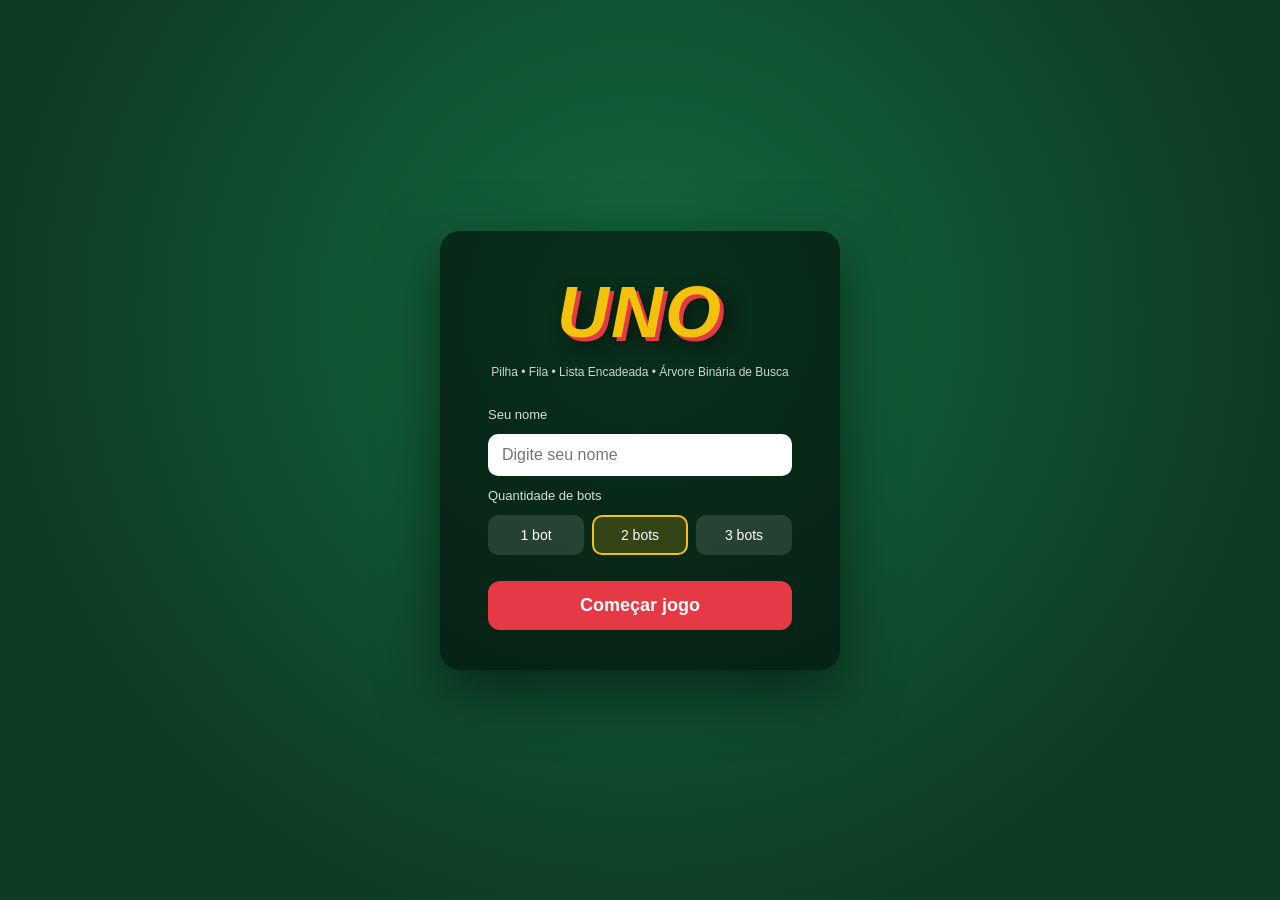
<file: frontend/index.html>
<!DOCTYPE html>
<html lang="pt-BR">
<head>
  <meta charset="UTF-8">
  <meta name="viewport" content="width=device-width, initial-scale=1.0">
  <title>UNO - Estruturas de Dados</title>
  <link rel="stylesheet" href="style.css">
</head>
<body>

  <!-- ============ TELA INICIAL ============ -->
  <div id="tela-inicial" class="tela">
    <div class="painel-inicio">
      <h1 class="logo">UNO</h1>
      <p class="subtitulo">Pilha &bull; Fila &bull; Lista Encadeada &bull; Árvore Binária de Busca</p>

      <label for="campo-nome">Seu nome</label>
      <input id="campo-nome" type="text" maxlength="15" placeholder="Digite seu nome" value="">

      <label>Quantidade de bots</label>
      <div class="opcoes-bots">
        <button class="botao-bot" data-bots="1">1 bot</button>
        <button class="botao-bot selecionado" data-bots="2">2 bots</button>
        <button class="botao-bot" data-bots="3">3 bots</button>
      </div>

      <button id="botao-iniciar" class="botao-principal">Começar jogo</button>
    </div>
  </div>

  <!-- ============ MESA DE JOGO ============ -->
  <div id="tela-jogo" class="tela escondida">

    <div class="mesa">
      <!-- Oponentes (bots) -->
      <div class="label-turno">
        <span>Ordem dos turnos</span>
        <button class="btn-info" data-info="fila">?</button>
      </div>
      <div id="area-oponentes" class="area-oponentes"></div>

      <!-- Centro: monte de compra + descarte -->
      <div class="area-central">
        <div class="monte">
          <div id="monte-compra" class="carta verso" title="Comprar carta">
            <span class="logo-verso">UNO</span>
          </div>
          <span id="contador-monte" class="legenda-monte">0 cartas</span>
          <button class="btn-info" data-info="pilha-compra">?</button>
        </div>

        <div class="monte">
          <div id="carta-topo" class="carta"></div>
          <span class="legenda-monte">Descarte</span>
          <button class="btn-info" data-info="pilha-descarte">?</button>
        </div>

        <div class="indicador-cor">
          <span>Cor atual</span>
          <div id="bolinha-cor" class="bolinha"></div>
        </div>
      </div>

      <div id="aviso-vez" class="aviso-vez"></div>

      <!-- Mão do jogador humano -->
      <div class="area-jogador">
        <div class="jogador-header">
          <div id="nome-jogador" class="nome-jogador"></div>
          <button class="btn-info" data-info="lista">?</button>
        </div>
        <div id="mao-jogador" class="mao"></div>
      </div>
    </div>

    <!-- Painel lateral: ranking (ABB) + histórico -->
    <aside class="painel-lateral">
      <section class="caixa">
        <div class="caixa-titulo">
          <h2>🏆 Ranking</h2>
          <button class="btn-info" data-info="abb">?</button>
        </div>
        <p class="explicacao">Ordenado por uma Árvore Binária de Busca (percurso em ordem)</p>
        <ol id="lista-ranking"></ol>
      </section>
      <section class="caixa caixa-log">
        <h2>📜 Histórico</h2>
        <ul id="lista-log"></ul>
      </section>
      <button id="botao-reiniciar" class="botao-secundario">Novo jogo</button>
    </aside>
  </div>

  <!-- ============ MODAL: INFO ESTRUTURA ============ -->
  <div id="modal-info" class="fundo-modal escondida">
    <div class="modal modal-info">
      <div id="info-header" class="info-header">
        <span id="info-icone" class="info-icone"></span>
        <div class="info-header-textos">
          <span id="info-tag" class="tag-estrutura"></span>
          <h2 id="info-titulo"></h2>
        </div>
      </div>
      <div class="info-body">
        <p id="info-texto" class="info-texto"></p>
        <div class="info-metodos">
          <div class="info-metodos-titulo">Métodos usados no jogo</div>
          <div id="info-metodos-lista"></div>
        </div>
        <button id="info-fechar" class="botao-principal botao-fechar-info">Entendido ✓</button>
      </div>
    </div>
  </div>

  <!-- ============ MODAL: ESCOLHER COR DO CURINGA ============ -->
  <div id="modal-cor" class="fundo-modal escondida">
    <div class="modal">
      <h2>Escolha uma cor</h2>
      <div class="opcoes-cor">
        <button class="opcao-cor vermelho" data-cor="Vermelho"></button>
        <button class="opcao-cor azul" data-cor="Azul"></button>
        <button class="opcao-cor verde" data-cor="Verde"></button>
        <button class="opcao-cor amarelo" data-cor="Amarelo"></button>
      </div>
    </div>
  </div>

  <!-- ============ MODAL: FIM DE JOGO ============ -->
  <div id="modal-fim" class="fundo-modal escondida">
    <div class="modal">
      <h2 id="titulo-fim"></h2>
      <p id="mensagem-fim"></p>
      <button id="botao-jogar-novamente" class="botao-principal">Jogar novamente</button>
    </div>
  </div>

  <script src="script.js"></script>
</body>
</html>
</file>
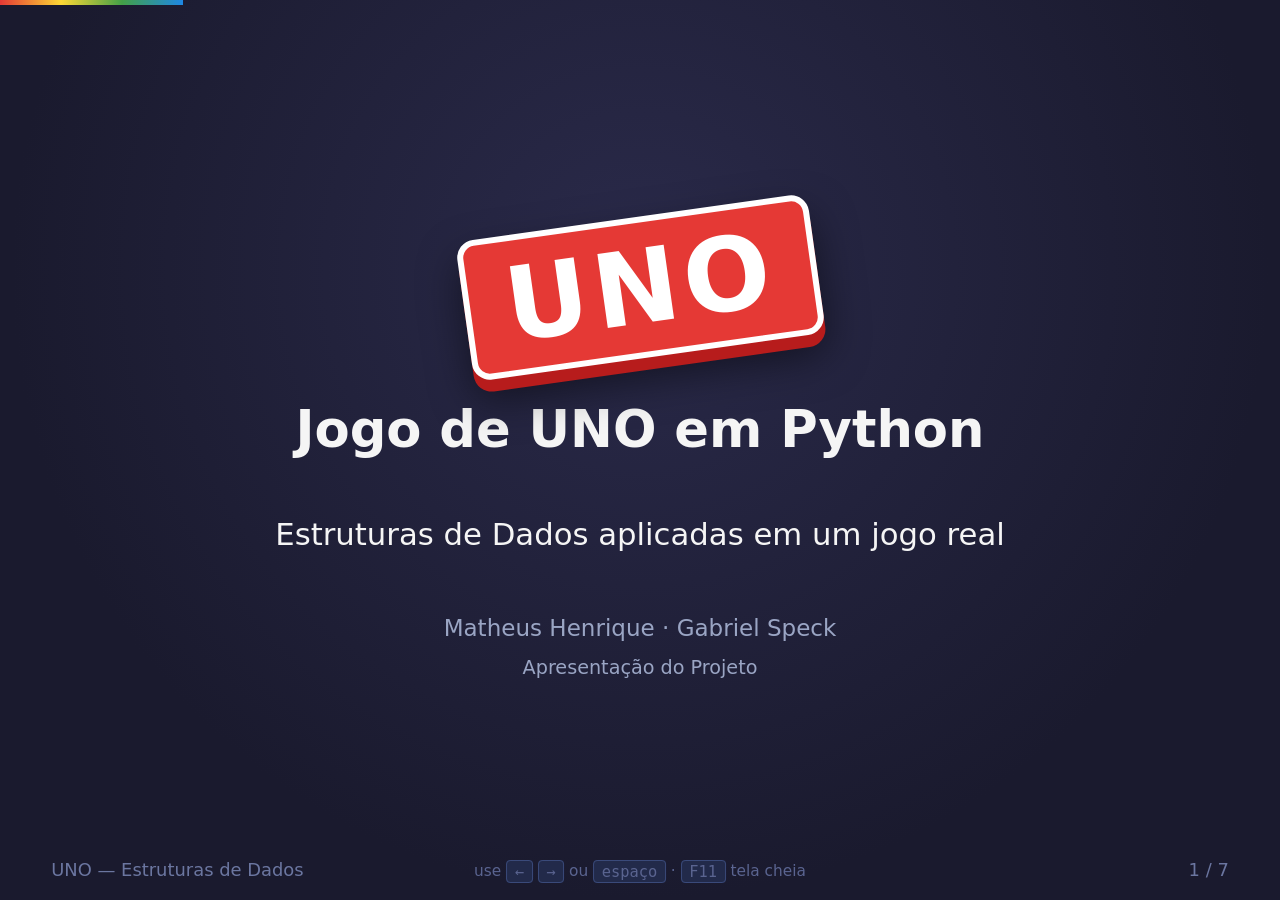
<file: apresentacao.html>
<!DOCTYPE html>
<html lang="pt-BR">
<head>
<meta charset="UTF-8">
<meta name="viewport" content="width=device-width, initial-scale=1.0">
<title>UNO — Apresentação do Projeto</title>
<style>
  :root{
    --vermelho:#e53935; --azul:#1e88e5; --verde:#43a047; --amarelo:#fdd835;
    --escuro:#1a1a2e; --escuro2:#16213e; --claro:#f5f5f5;
  }
  *{margin:0;padding:0;box-sizing:border-box}
  html,body{height:100%;font-family:"Segoe UI",system-ui,sans-serif;background:#000;overflow:hidden}

  .slide{
    position:absolute;inset:0;display:none;flex-direction:column;justify-content:center;
    padding:5vh 8vw;color:var(--claro);
    background:radial-gradient(circle at 20% 20%,var(--escuro2),var(--escuro) 70%);
    animation:fade .4s ease;
  }
  .slide.active{display:flex}
  @keyframes fade{from{opacity:0;transform:translateY(12px)}to{opacity:1;transform:none}}

  h1{font-size:5.2vw;line-height:1.05;margin-bottom:2vh}
  h2{font-size:3.4vw;margin-bottom:3vh;display:flex;align-items:center;gap:1.2vw}
  h2 .dot{width:2.2vw;height:2.2vw;border-radius:50%;flex:0 0 auto}
  p,li{font-size:2.1vw;line-height:1.5}
  ul{list-style:none;margin-top:1vh}
  li{margin:1.3vh 0;padding-left:3vw;position:relative}
  li::before{content:"";position:absolute;left:0;top:1vh;width:1.3vw;height:1.3vw;border-radius:3px;
    background:linear-gradient(135deg,var(--vermelho),var(--amarelo))}
  .muted{color:#9aa5c4}
  code{background:#0d1b3e;color:#9ad;padding:.15em .45em;border-radius:5px;font-size:.92em}
  strong{color:var(--amarelo)}

  /* capa */
  .capa{align-items:center;text-align:center;
    background:radial-gradient(circle at 50% 30%,#2a2a4a,var(--escuro) 70%)}
  .logo-uno{
    display:inline-block;background:var(--vermelho);color:#fff;font-weight:800;
    font-size:8vw;padding:.05em .35em;border-radius:18px;transform:rotate(-8deg);
    box-shadow:0 12px 0 #b71c1c, 0 20px 40px rgba(0,0,0,.5);letter-spacing:.05em;
    border:6px solid #fff;
  }
  .capa p{margin-top:4vh;font-size:2.4vw}

  /* cards estruturas */
  .grid{display:grid;grid-template-columns:1fr 1fr;gap:2.2vh 2.4vw;margin-top:1vh}
  .card{background:rgba(255,255,255,.05);border-left:6px solid;border-radius:12px;padding:2vh 1.8vw}
  .card h3{font-size:2.3vw;margin-bottom:.6vh}
  .card p{font-size:1.65vw;color:#cfd6ee}
  .card .tag{font-size:1.3vw;color:#8b95b8;font-family:monospace}
  .c-red{border-color:var(--vermelho)} .c-blue{border-color:var(--azul)}
  .c-green{border-color:var(--verde)} .c-yellow{border-color:var(--amarelo)}

  /* fluxo */
  .fluxo{display:flex;align-items:center;justify-content:center;gap:1.5vw;flex-wrap:wrap;margin-top:3vh}
  .box{background:rgba(255,255,255,.06);border:2px solid #3a4a7a;border-radius:12px;
    padding:2.2vh 1.8vw;text-align:center;font-size:1.7vw;min-width:13vw}
  .box small{display:block;color:#8b95b8;font-size:1.1vw;margin-top:.5vh;font-family:monospace}
  .arrow{font-size:3vw;color:var(--amarelo)}

  .two{display:grid;grid-template-columns:1fr 1fr;gap:3vw;align-items:start}

  /* rodapé/navegação */
  .foot{position:fixed;bottom:2.2vh;left:0;right:0;display:flex;justify-content:space-between;
    align-items:center;padding:0 4vw;font-size:1.4vw;color:#6b76a0;z-index:10}
  .bar{position:fixed;top:0;left:0;height:5px;background:linear-gradient(90deg,var(--vermelho),var(--amarelo),var(--verde),var(--azul));z-index:11;transition:width .3s}
  .hint{position:fixed;bottom:2.2vh;left:50%;transform:translateX(-50%);color:#5a6490;font-size:1.2vw}
  kbd{background:#222a4a;border:1px solid #3a4a7a;border-radius:4px;padding:.1em .5em;font-family:monospace}
</style>
</head>
<body>

<div class="bar" id="bar"></div>

<!-- 1. CAPA -->
<section class="slide active capa">
  <div class="logo-uno">UNO</div>
  <h1 style="margin-top:5vh;font-size:4vw">Jogo de UNO em Python</h1>
  <p>Estruturas de Dados aplicadas em um jogo real</p>
  <p class="muted" style="font-size:1.8vw;margin-top:6vh">Matheus Henrique · Gabriel Speck</p>
  <p class="muted" style="font-size:1.5vw;margin-top:1vh">Apresentação do Projeto</p>
</section>

<!-- 2. O QUE É -->
<section class="slide">
  <h2><span class="dot" style="background:var(--vermelho)"></span>O que é o projeto</h2>
  <ul>
    <li>Um jogo de <strong>UNO completo e jogável</strong>, feito em Python puro.</li>
    <li>Só usa a <strong>biblioteca padrão</strong> — sem instalar nada (<code>pip</code> não é preciso).</li>
    <li>Objetivo <strong>didático</strong>: mostrar 4 estruturas de dados funcionando num caso real, não só na teoria.</li>
    <li>Duas formas de jogar: <strong>terminal</strong> e <strong>navegador</strong>.</li>
  </ul>
</section>

<!-- 3. ESTRUTURAS -->
<section class="slide">
  <h2><span class="dot" style="background:var(--azul)"></span>As 4 Estruturas de Dados</h2>
  <p class="muted" style="margin-bottom:2vh">Todas implementadas do zero — o coração do projeto.</p>
  <div class="grid">
    <div class="card c-red">
      <h3>📚 Pilha (LIFO)</h3>
      <p>Monte de compra e monte de descarte. A última carta jogada fica no topo.</p>
      <span class="tag">estruturas/pilha.py</span>
    </div>
    <div class="card c-blue">
      <h3>🚶 Fila (FIFO)</h3>
      <p>Ordem dos turnos. Quem joga vai para o fim; o <code>inverter</code> muda o sentido.</p>
      <span class="tag">estruturas/fila.py</span>
    </div>
    <div class="card c-green">
      <h3>🔗 Lista Encadeada</h3>
      <p>A mão de cartas de cada jogador. Adiciona e remove carta por índice.</p>
      <span class="tag">estruturas/lista_encadeada.py</span>
    </div>
    <div class="card c-yellow">
      <h3>🌳 Árvore Binária de Busca</h3>
      <p>Monta o ranking ordenado <strong>sem usar <code>sort()</code></strong>.</p>
      <span class="tag">estruturas/arvore.py</span>
    </div>
  </div>
</section>

<!-- 4. ÁRVORE em destaque -->
<section class="slide">
  <h2><span class="dot" style="background:var(--amarelo)"></span>Destaque: o Ranking pela Árvore</h2>
  <div class="two">
    <div>
      <ul>
        <li>A cada jogada, cada jogador é inserido na árvore usando a <strong>quantidade de cartas como chave</strong>.</li>
        <li>O <strong>percurso em ordem</strong> (esquerda → raiz → direita) já devolve todos ordenados.</li>
        <li>Do que tem <strong>menos cartas</strong> (ganhando) ao que tem mais (perdendo).</li>
        <li>Tudo isso <strong>sem chamar <code>sort()</code></strong> — a estrutura faz o trabalho.</li>
      </ul>
    </div>
    <div>
      <div class="card c-yellow" style="border-left-width:8px">
        <p style="font-family:monospace;font-size:1.5vw;color:#cfe">
        inserir(3, "Matheus")<br>
        inserir(1, "Bot Ana")<br>
        inserir(7, "Bot Beto")<br><br>
        em_ordem() →<br>
        [(1,"Bot Ana"), (3,"Matheus"), (7,"Bot Beto")]
        </p>
      </div>
    </div>
  </div>
</section>

<!-- 5. ARQUITETURA -->
<section class="slide">
  <h2><span class="dot" style="background:var(--verde)"></span>Como está organizado</h2>
  <p style="margin-bottom:2vh">O <strong>motor do jogo</strong> tem todas as regras, mas não faz <code>input()</code> nem <code>print()</code>. As interfaces conversam com o usuário — a mesma lógica serve para as duas.</p>
  <div class="fluxo">
    <div class="box">Navegador<small>frontend/</small></div>
    <div class="arrow">→</div>
    <div class="box">Servidor<small>servidor.py (API JSON)</small></div>
    <div class="arrow">→</div>
    <div class="box" style="border-color:var(--amarelo)">Motor do Jogo<small>modelo/jogo.py</small></div>
    <div class="arrow">→</div>
    <div class="box" style="border-color:var(--verde)">Estruturas<small>pilha · fila · lista · árvore</small></div>
  </div>
  <p class="muted" style="text-align:center;margin-top:4vh;font-size:1.8vw">O terminal (<code>uno.py</code>) liga direto no mesmo motor.</p>
</section>

<!-- 6. RECURSOS -->
<section class="slide">
  <h2><span class="dot" style="background:var(--azul)"></span>O que o jogo tem</h2>
  <div class="two">
    <ul>
      <li>Regras completas: números, <strong>Pular</strong>, <strong>Inverter</strong>, <strong>+2</strong>, <strong>Curinga</strong> e <strong>+4</strong>.</li>
      <li>Aviso de <strong>"UNO!"</strong> e condição de vitória.</li>
      <li>Baralho de <strong>108 cartas</strong>.</li>
    </ul>
    <ul>
      <li><strong>Bots</strong>: jogam sozinhos, guardam curingas para o fim e escolhem a cor mais frequente na mão.</li>
      <li>Botões <strong>(?)</strong> na tela explicam qual estrutura está em uso em cada parte.</li>
      <li>Ranking ao vivo no painel lateral.</li>
    </ul>
  </div>
</section>

<!-- 7. DEMO -->
<section class="slide capa">
  <div class="logo-uno" style="font-size:6vw">UNO</div>
  <h1 style="margin-top:5vh;font-size:4vw">Agora vamos jogar! 🎮</h1>
  <p class="muted" style="font-size:1.9vw;margin-top:3vh">
    <code>python servidor.py</code> &nbsp;→&nbsp; abrir <strong>localhost:8000</strong>
  </p>
</section>

<div class="bar"></div>
<div class="foot">
  <span>UNO — Estruturas de Dados</span>
  <span><span id="num">1</span> / <span id="total">7</span></span>
</div>
<div class="hint">use <kbd>←</kbd> <kbd>→</kbd> ou <kbd>espaço</kbd> · <kbd>F11</kbd> tela cheia</div>

<script>
  const slides=[...document.querySelectorAll('.slide')];
  let i=0;
  const bar=document.getElementById('bar');
  const num=document.getElementById('num');
  document.getElementById('total').textContent=slides.length;
  function show(n){
    i=Math.max(0,Math.min(slides.length-1,n));
    slides.forEach((s,k)=>s.classList.toggle('active',k===i));
    bar.style.width=((i+1)/slides.length*100)+'%';
    num.textContent=i+1;
  }
  function next(){show(i+1)} function prev(){show(i-1)}
  document.addEventListener('keydown',e=>{
    if(['ArrowRight','PageDown',' '].includes(e.key)){e.preventDefault();next()}
    else if(['ArrowLeft','PageUp'].includes(e.key)){e.preventDefault();prev()}
    else if(e.key==='Home')show(0); else if(e.key==='End')show(slides.length-1);
  });
  document.addEventListener('click',e=>{ if(e.clientX>window.innerWidth*0.5)next(); else prev(); });
  show(0);
</script>
</body>
</html>
</file>
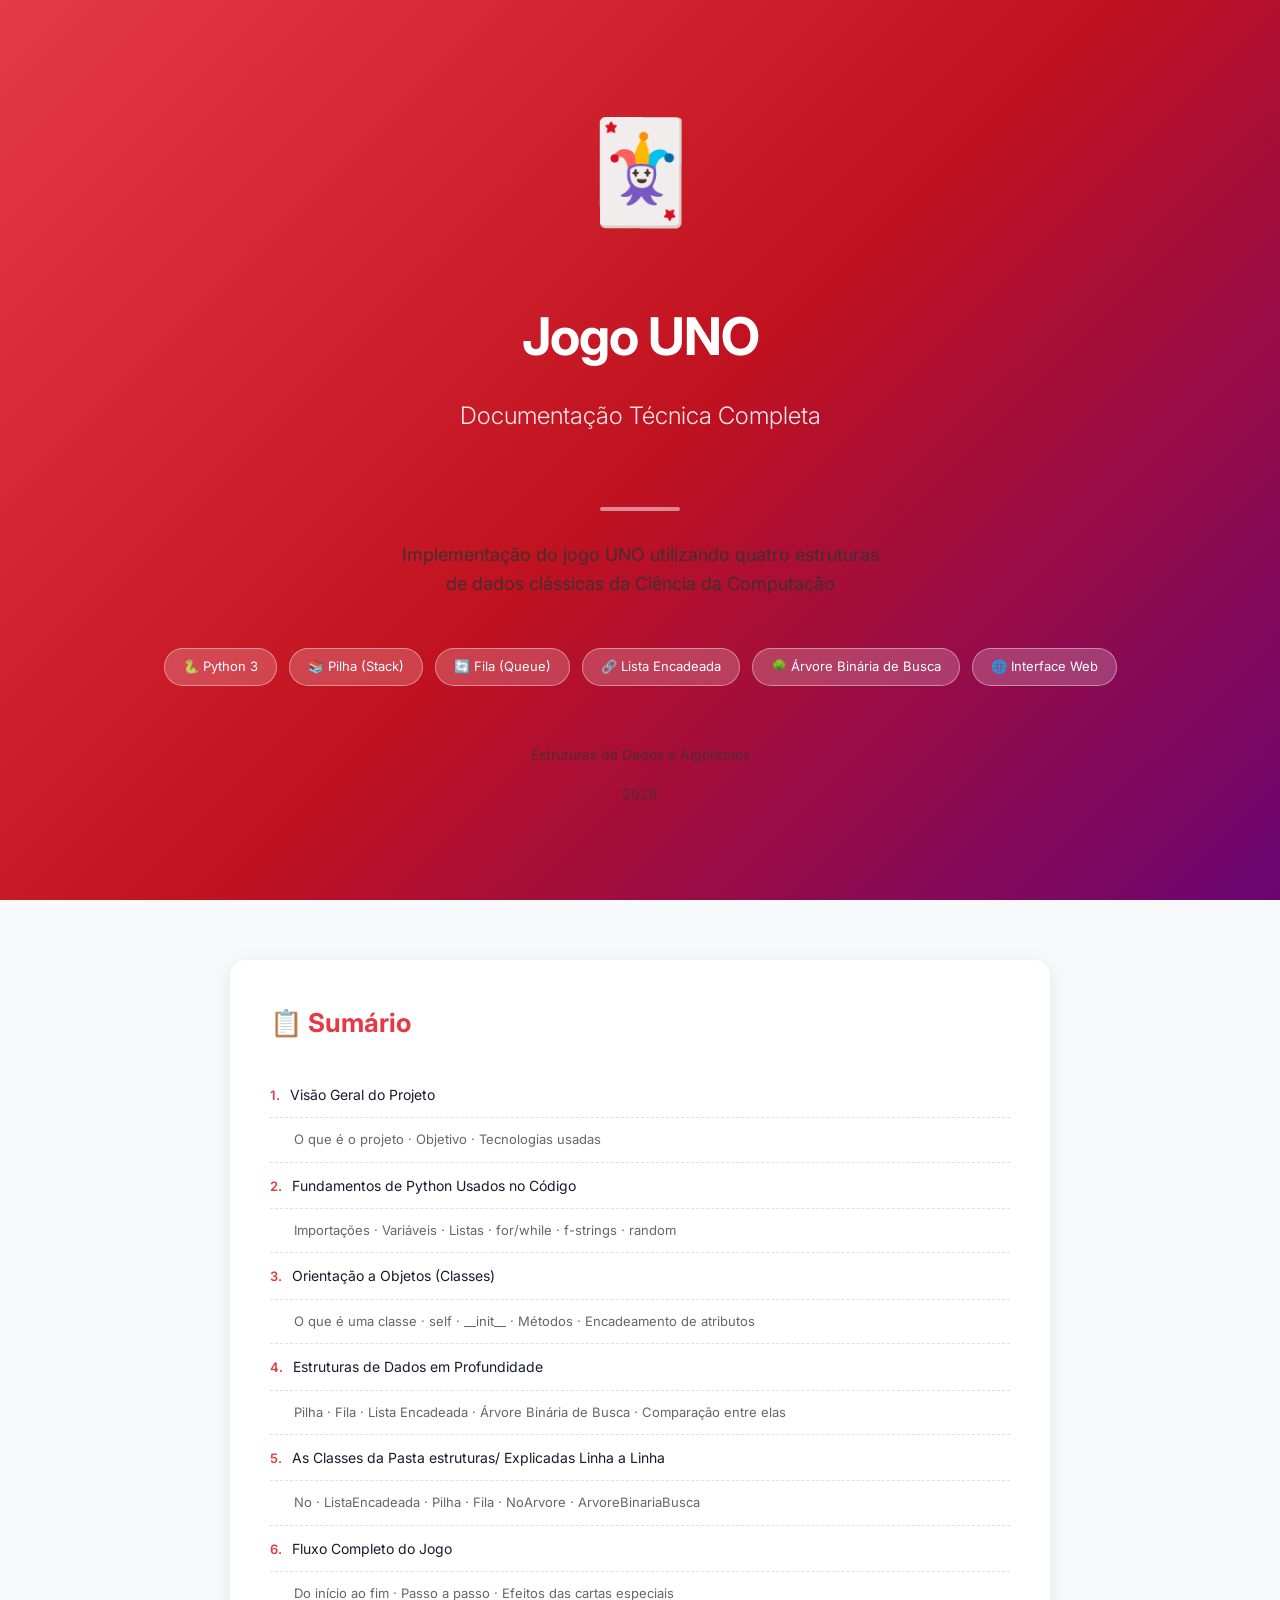
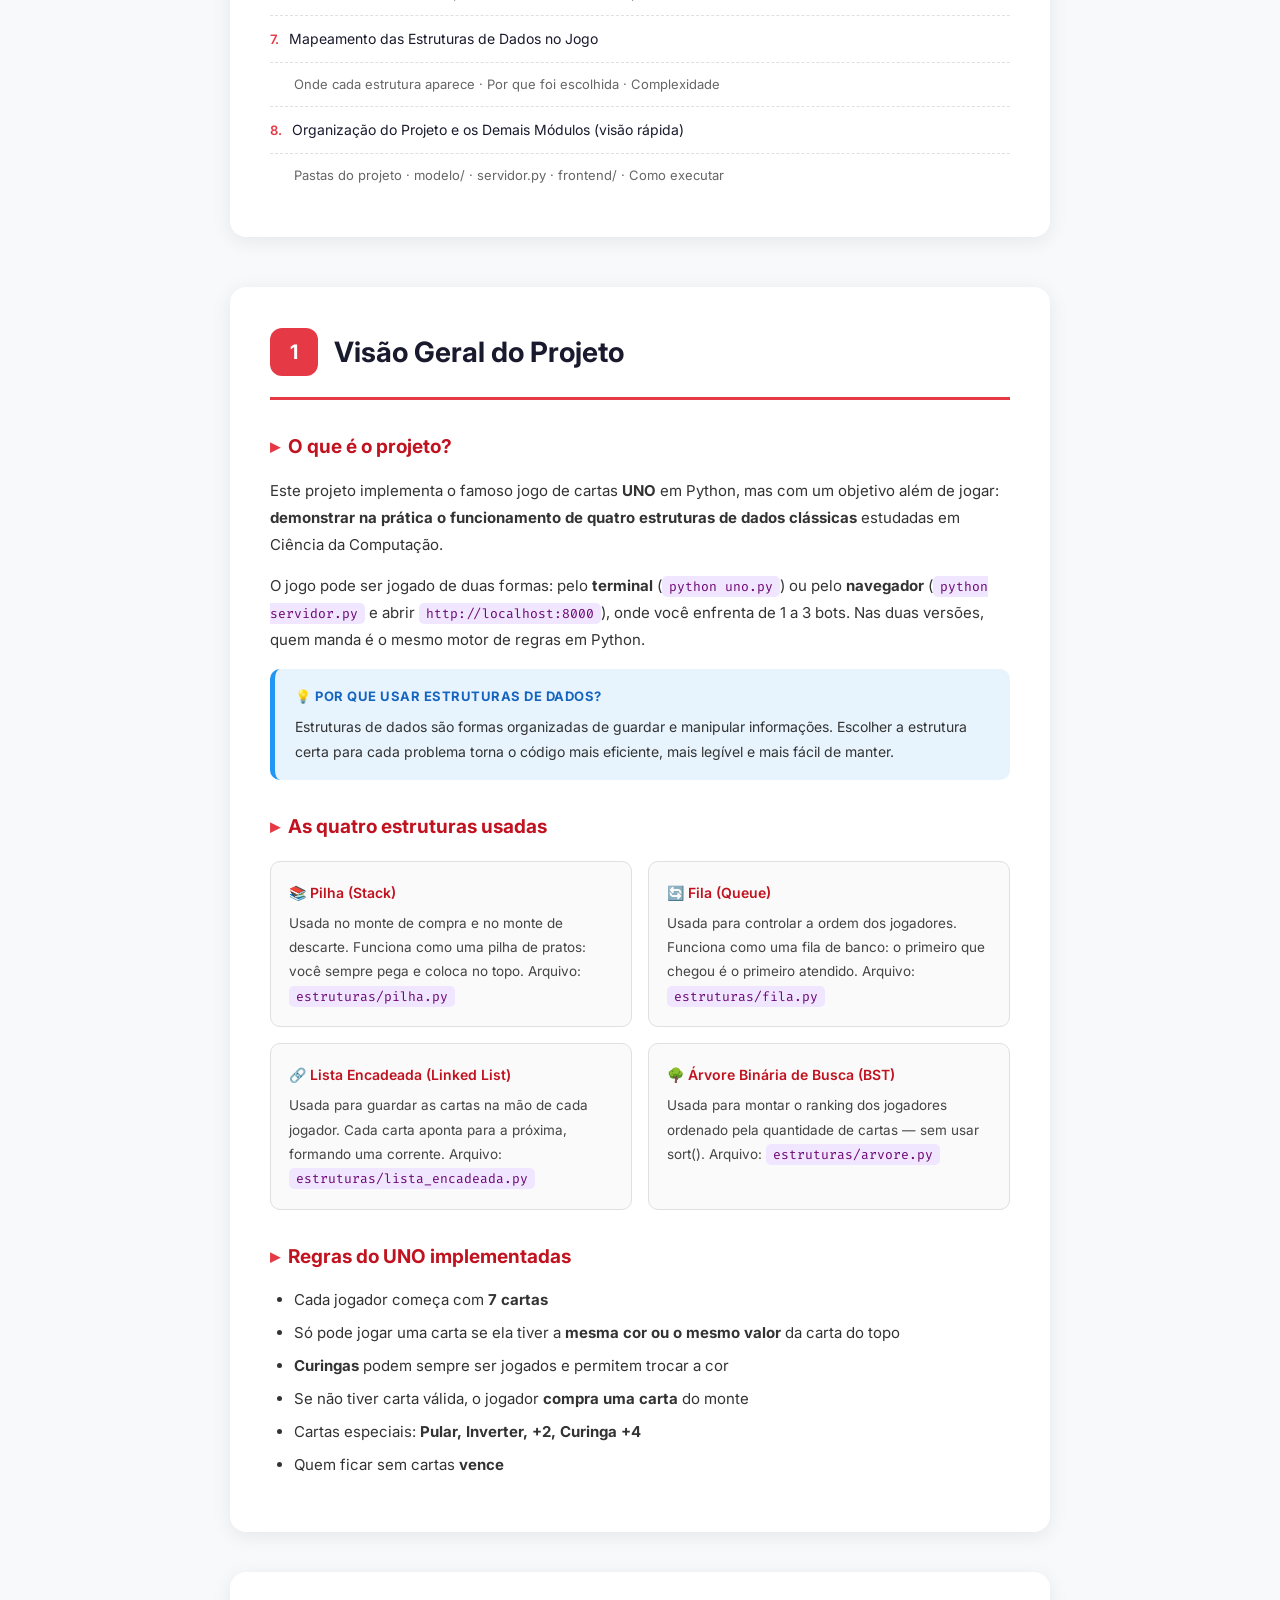
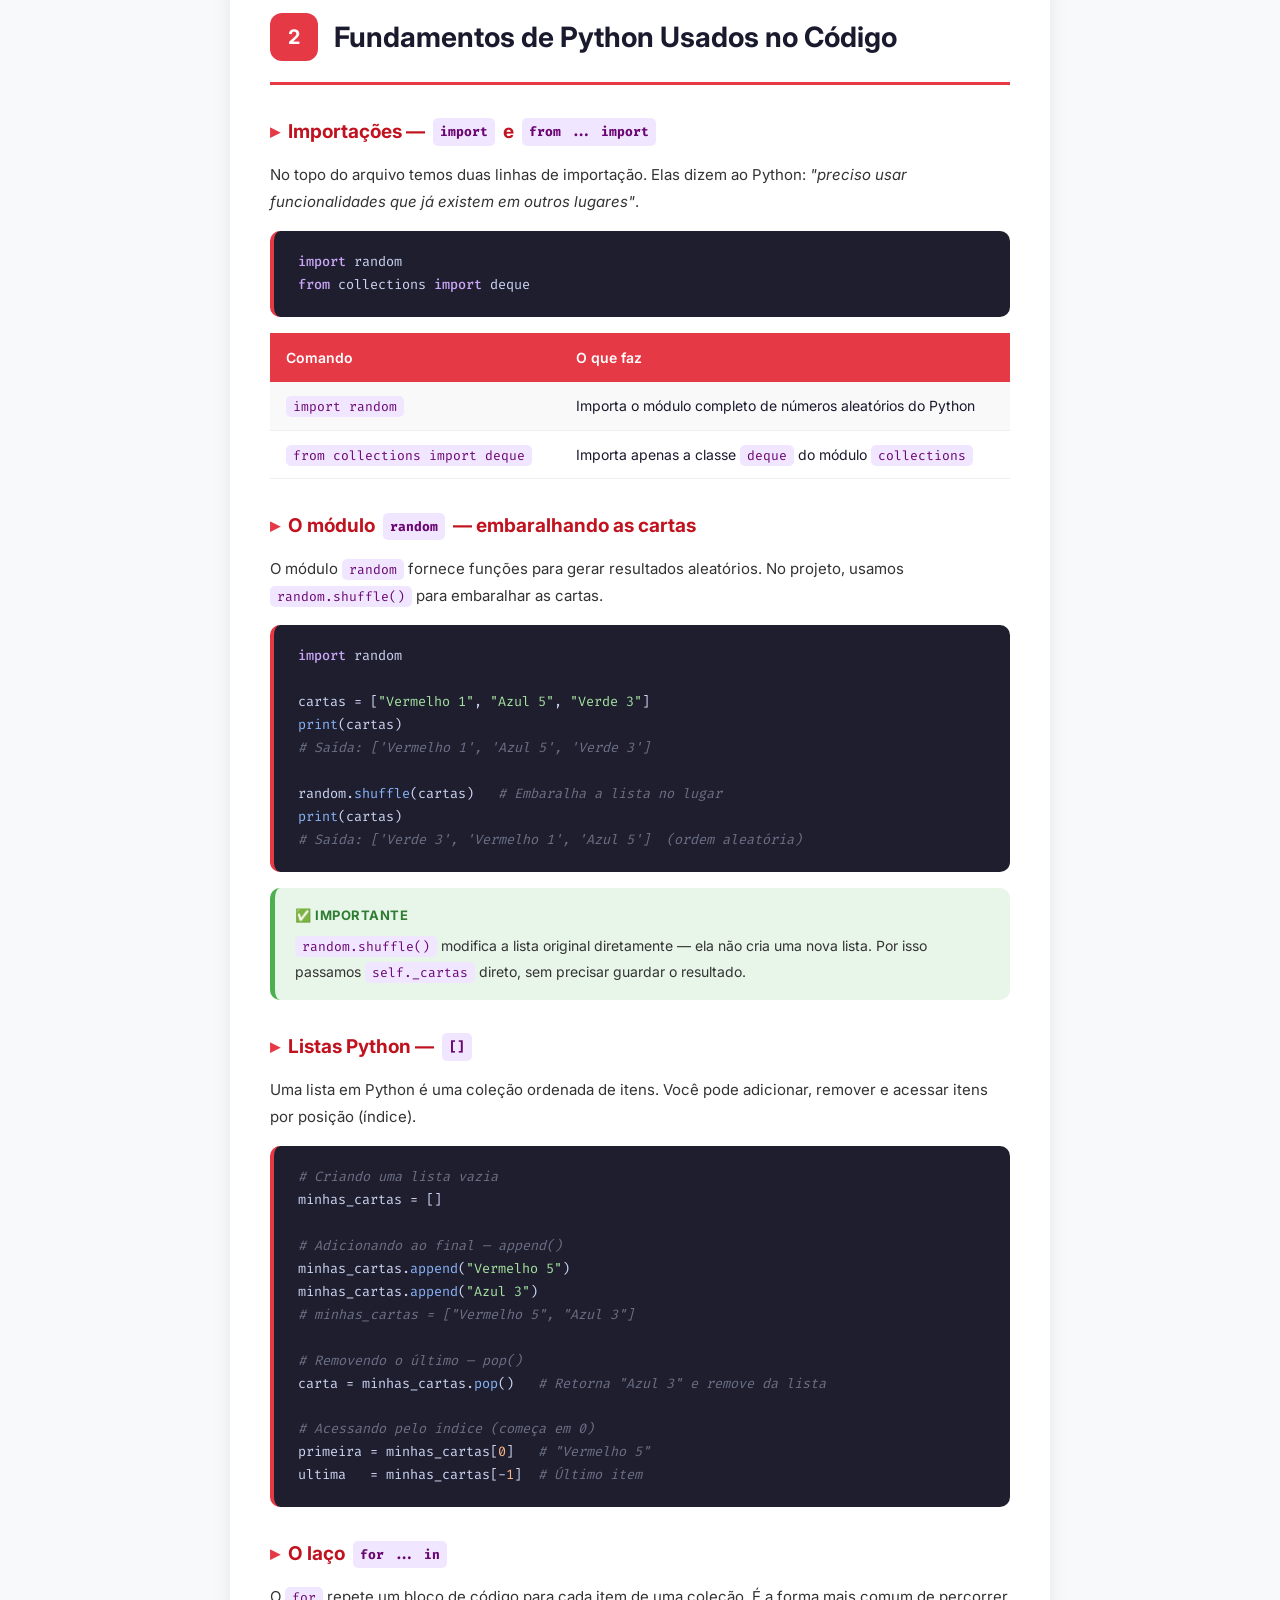
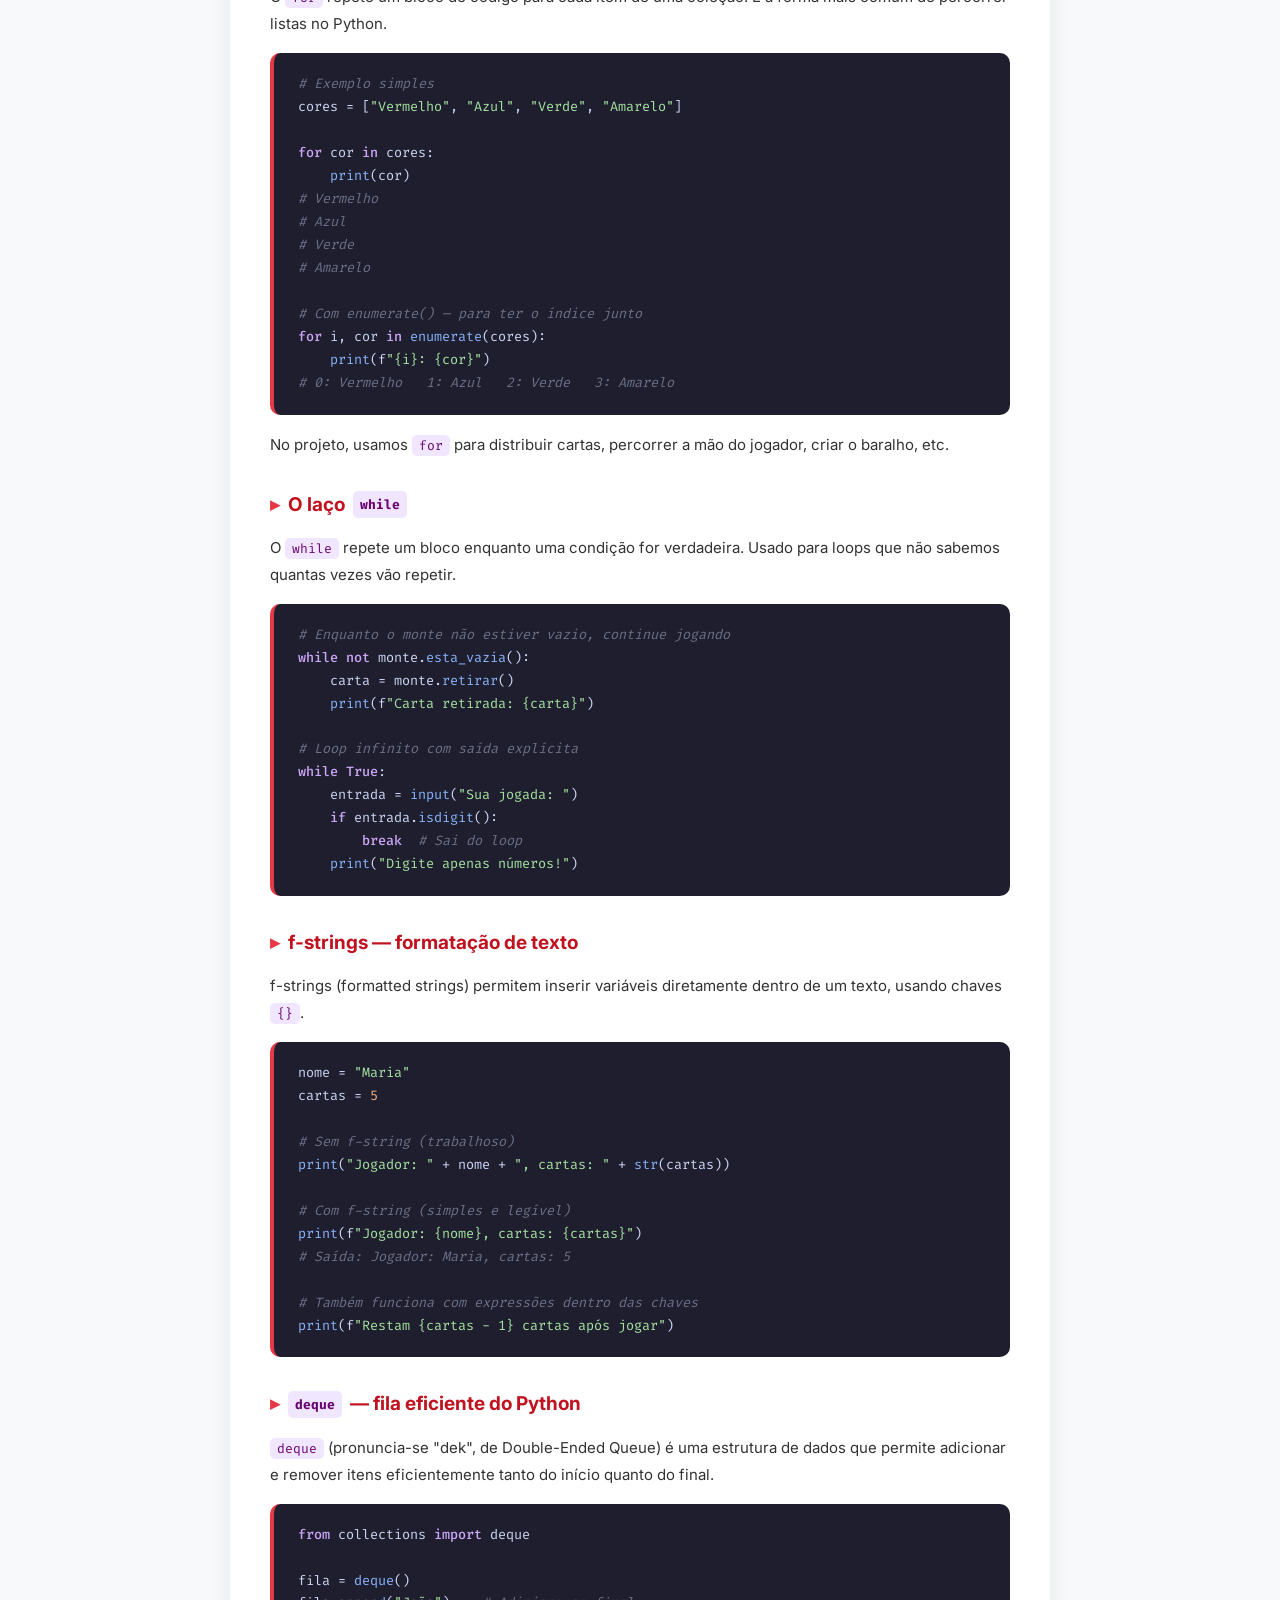
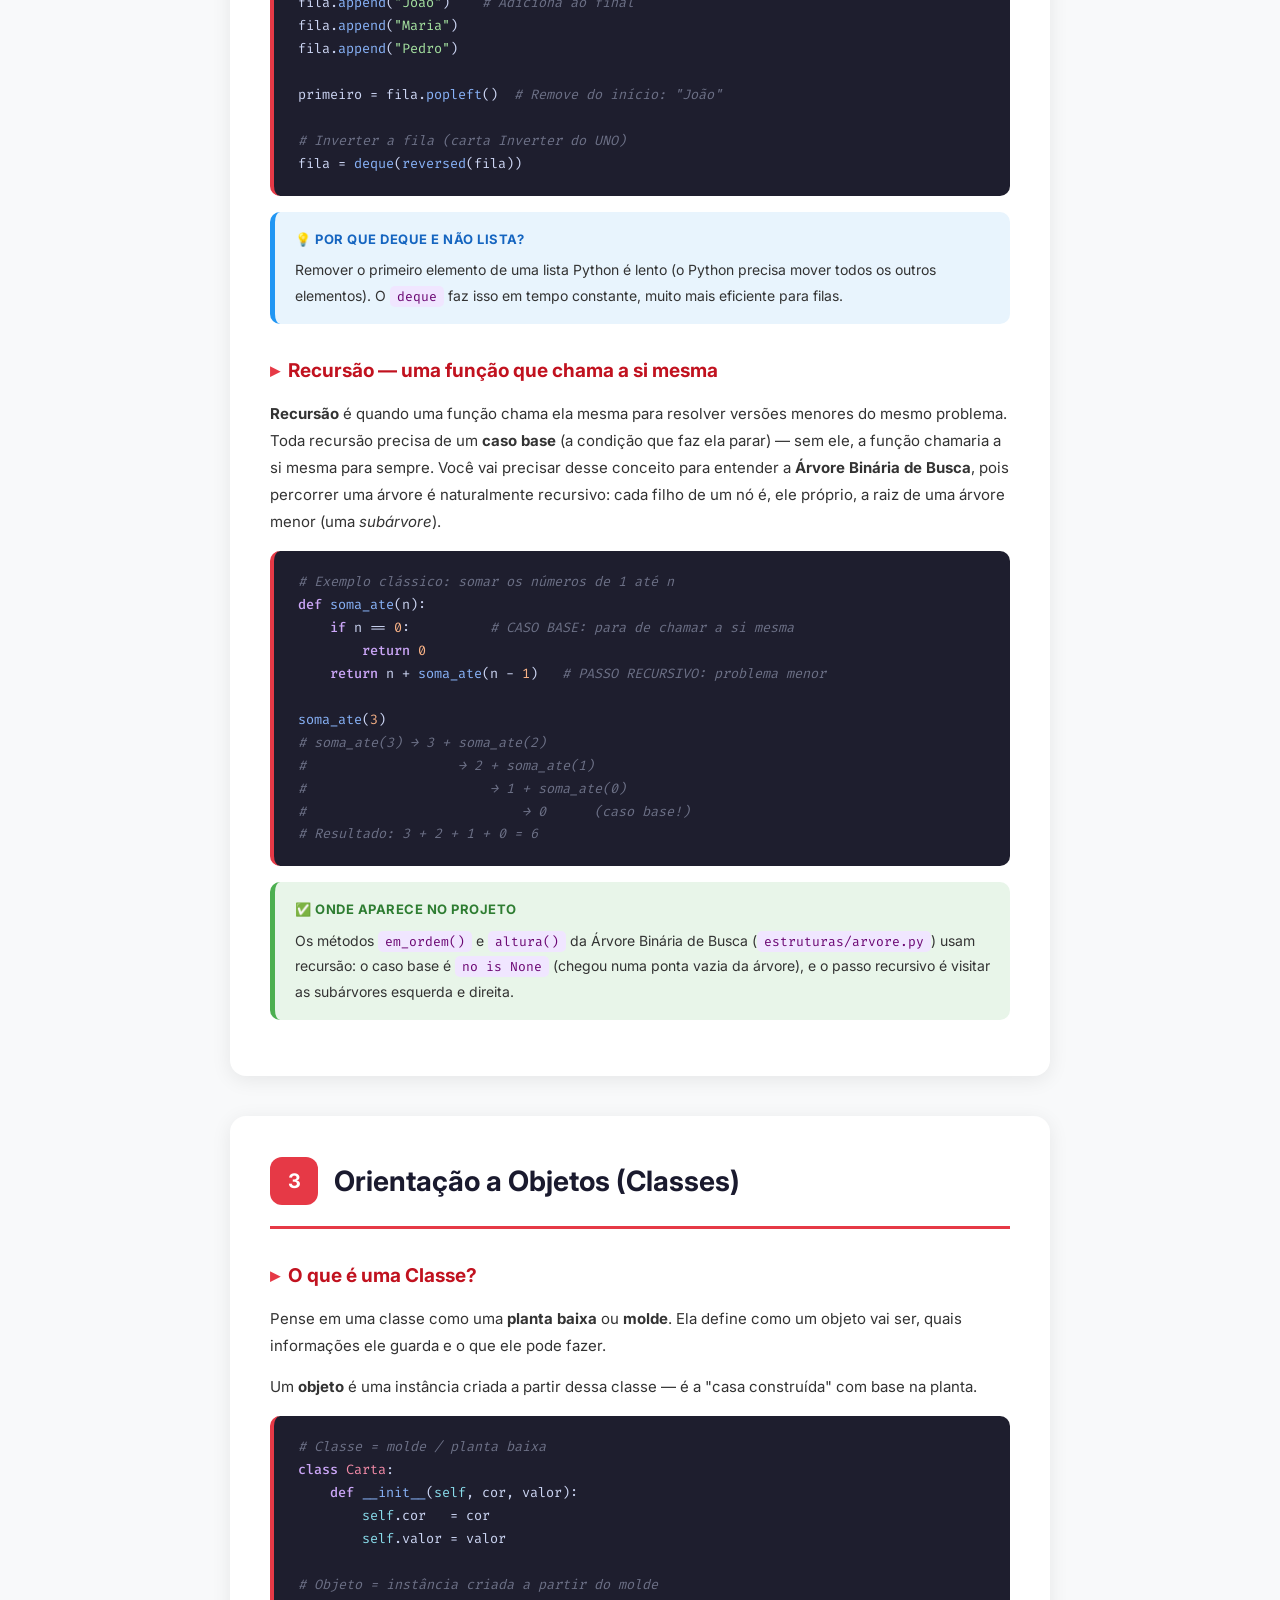
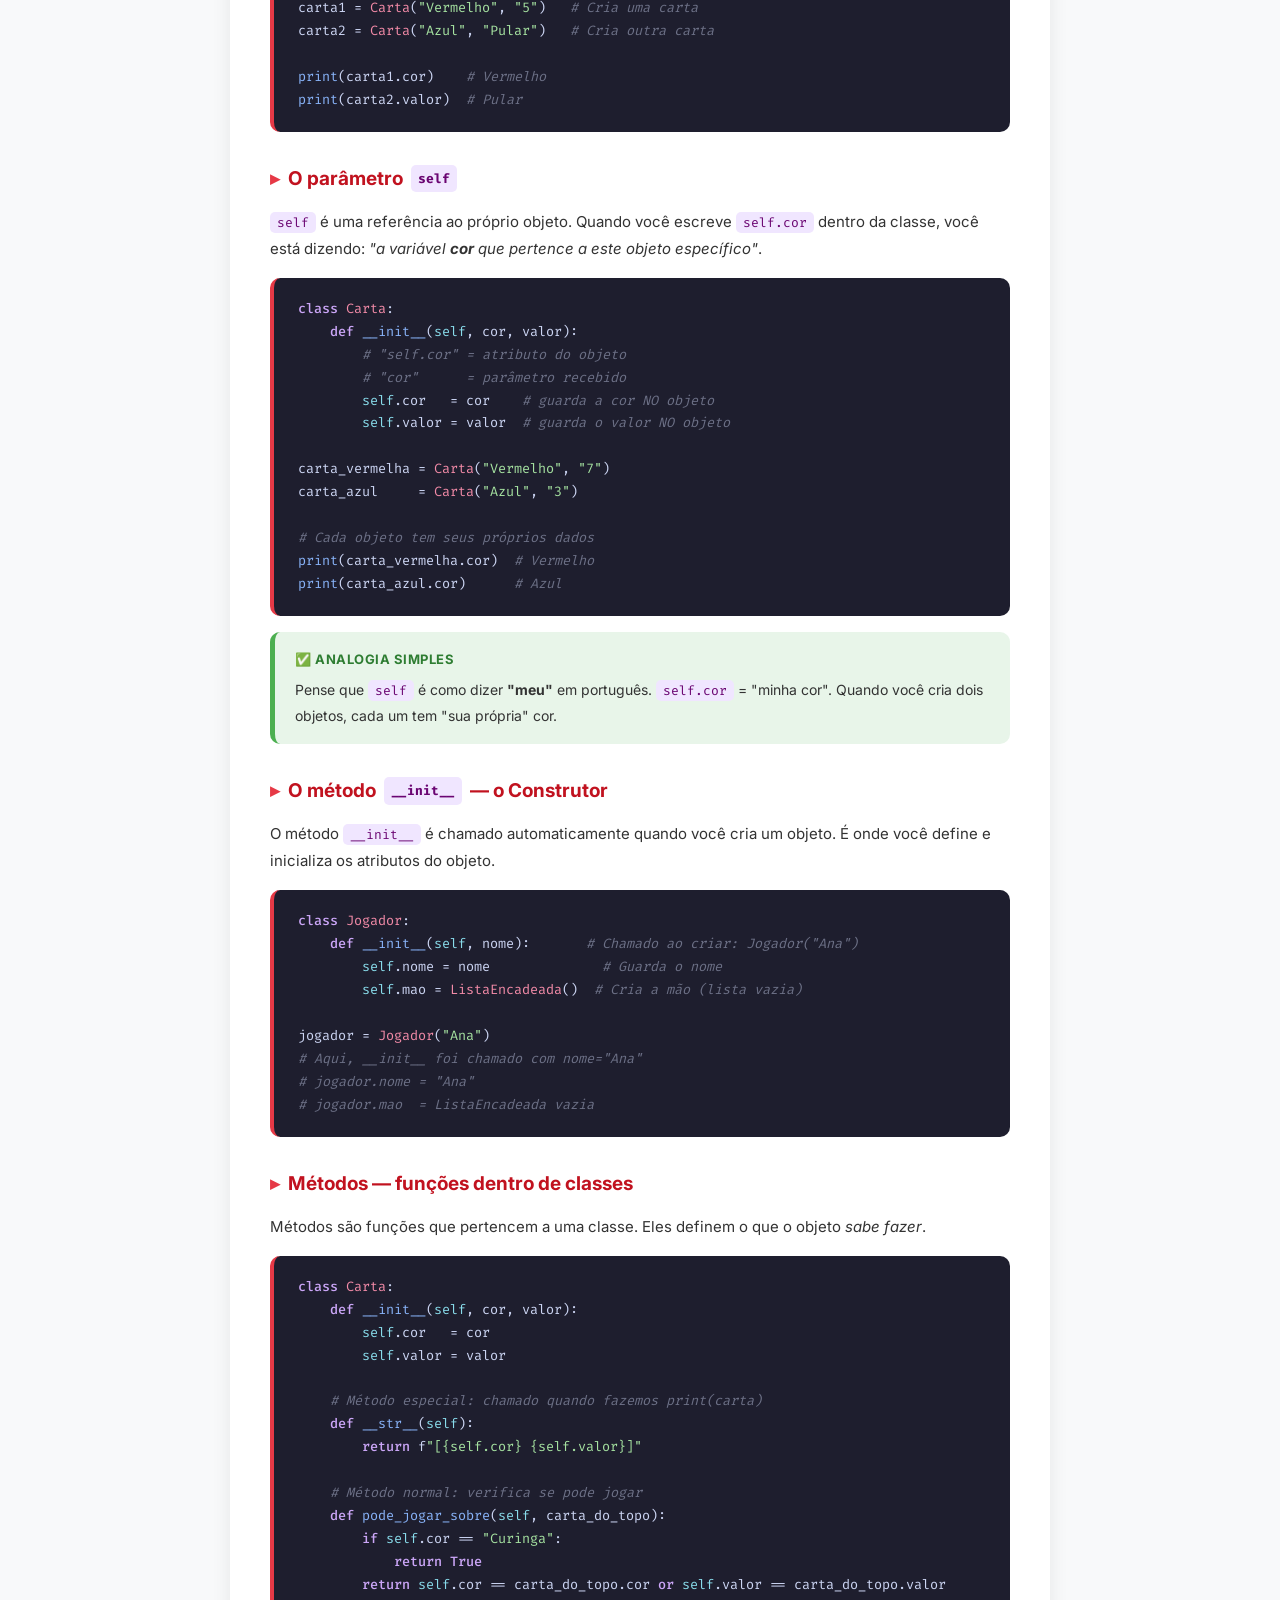
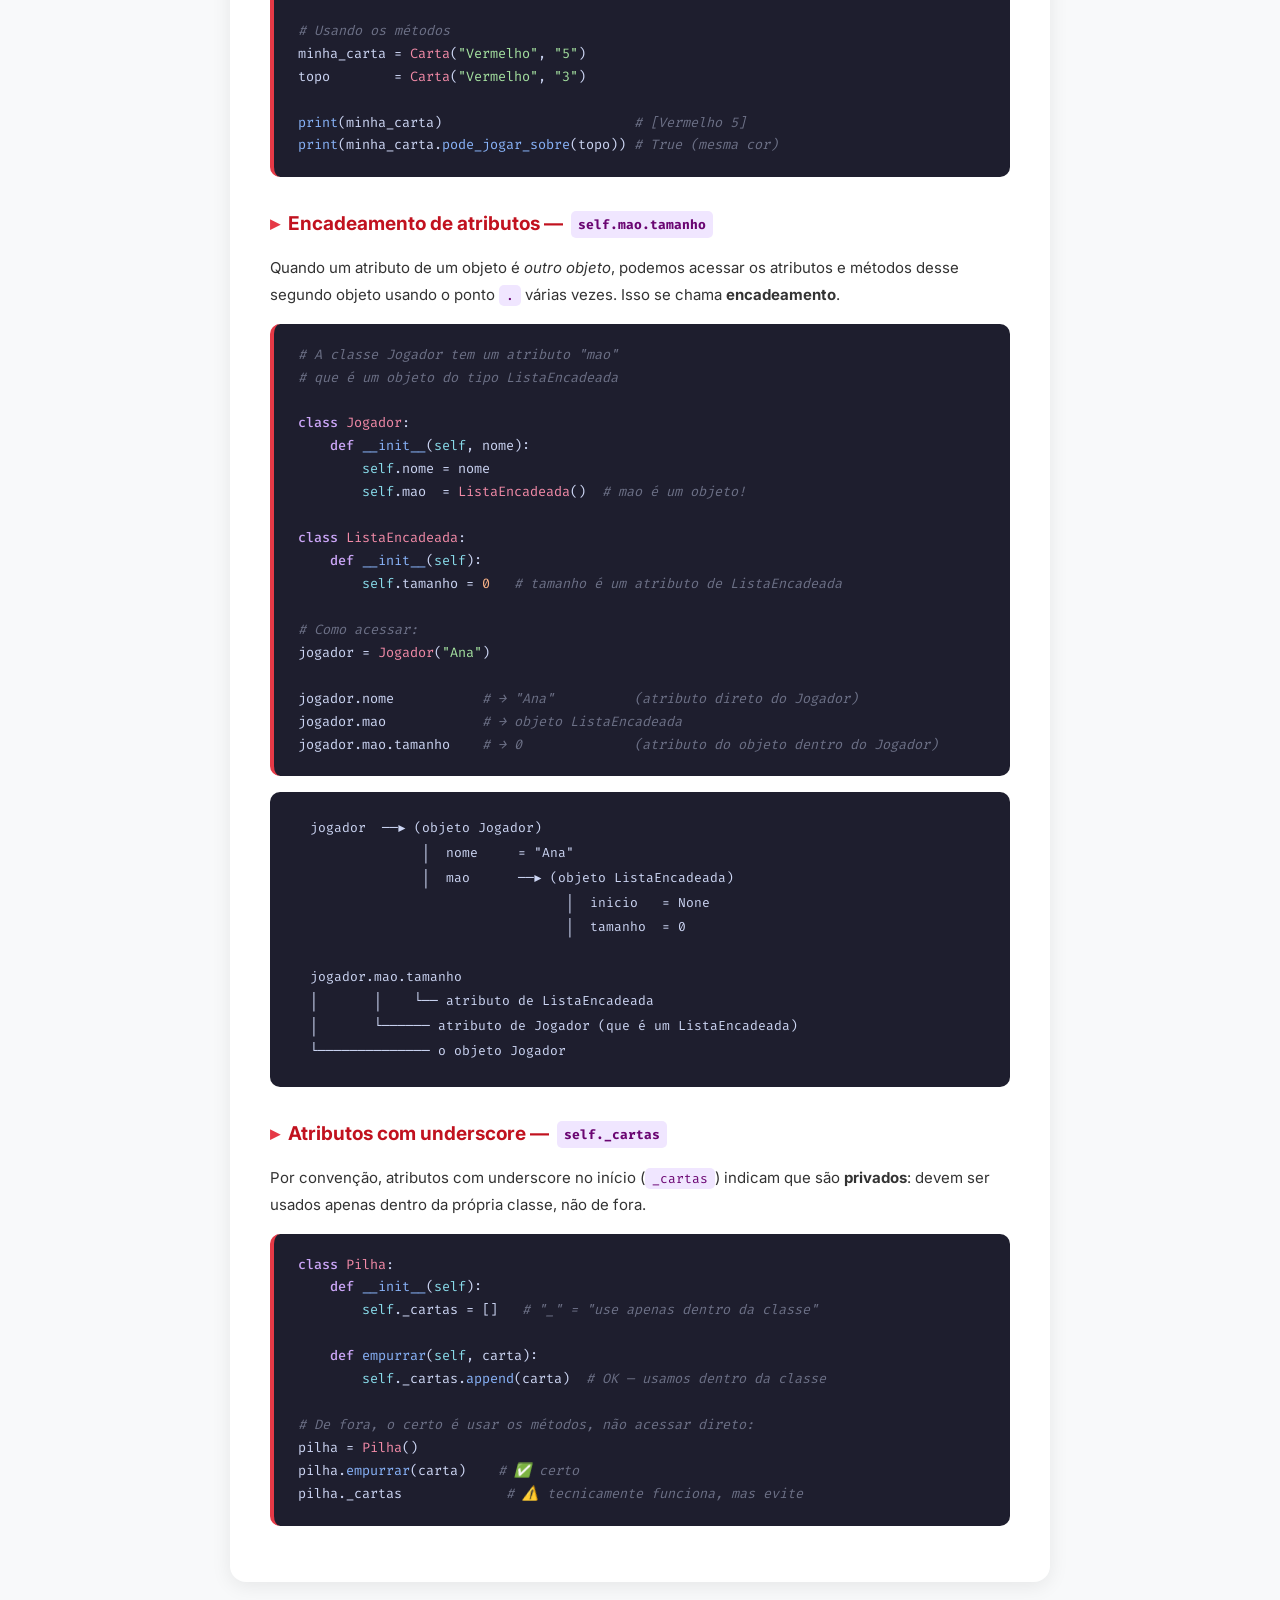
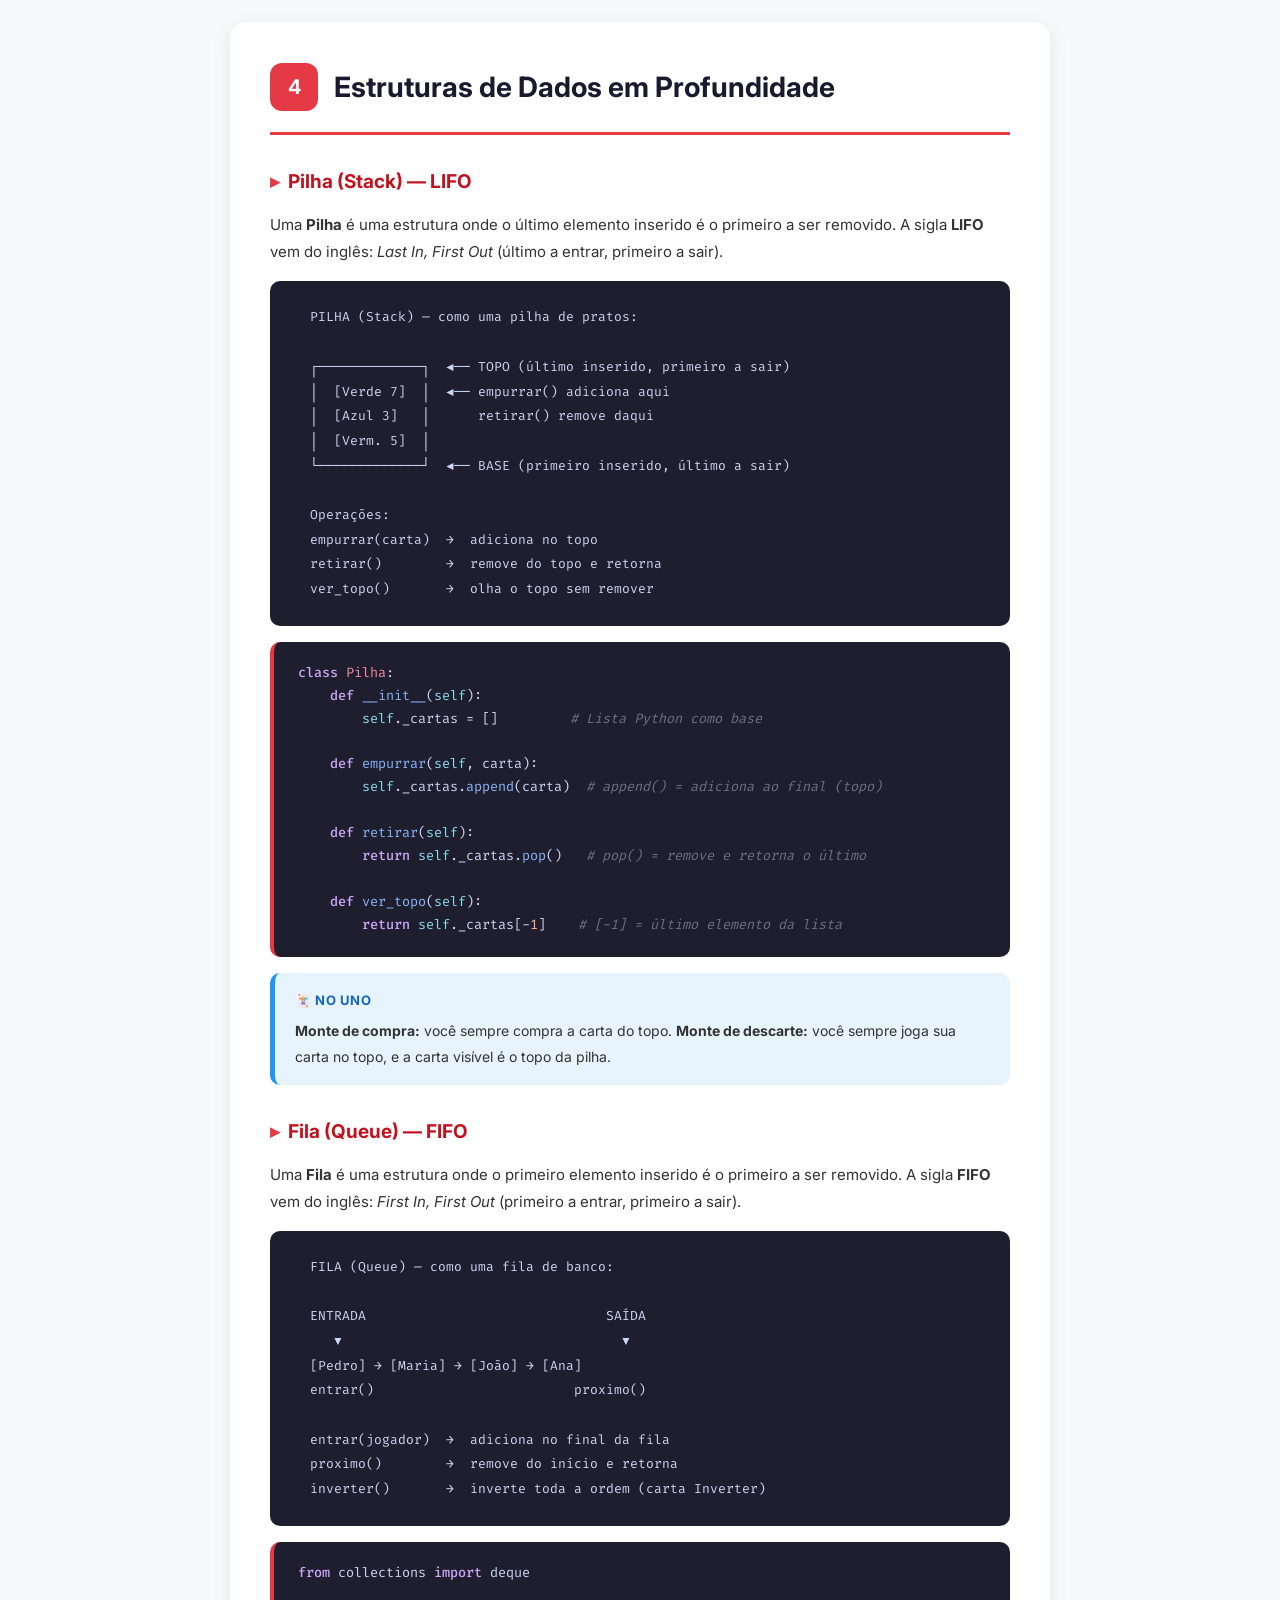
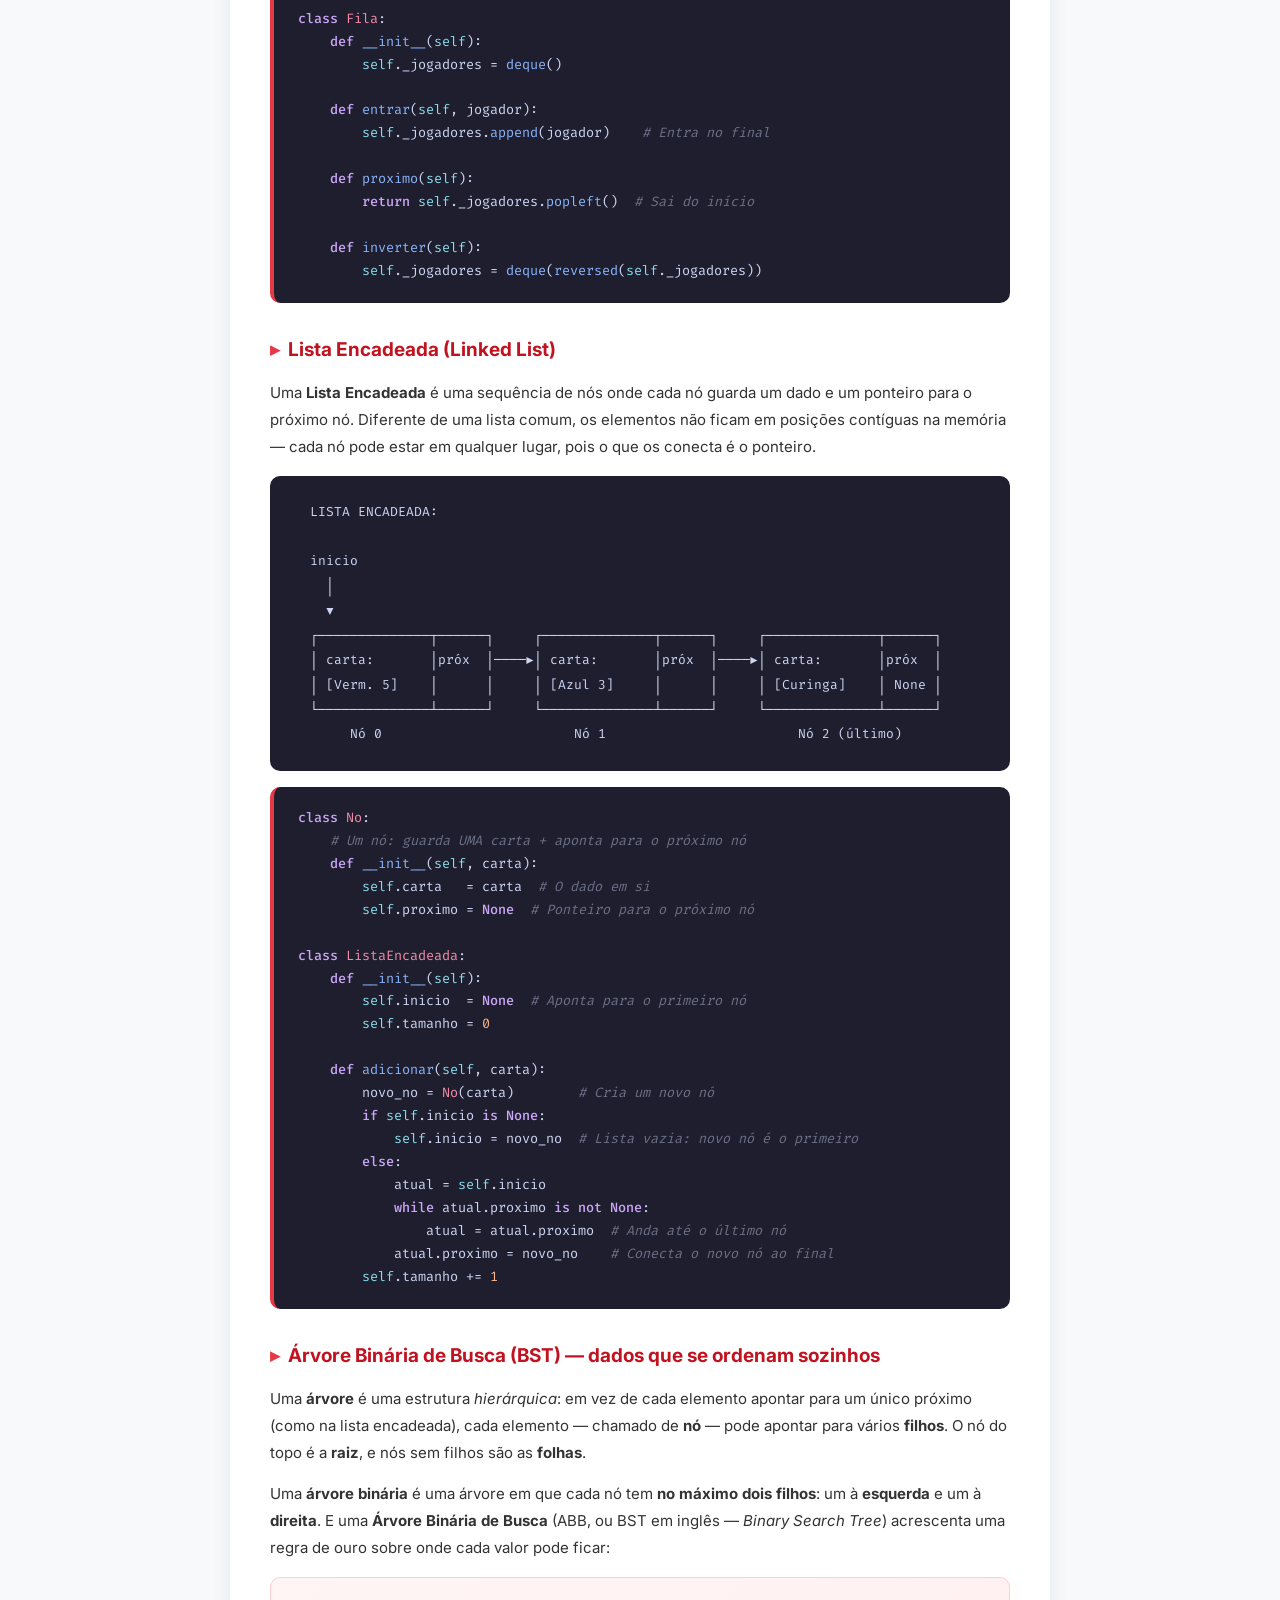
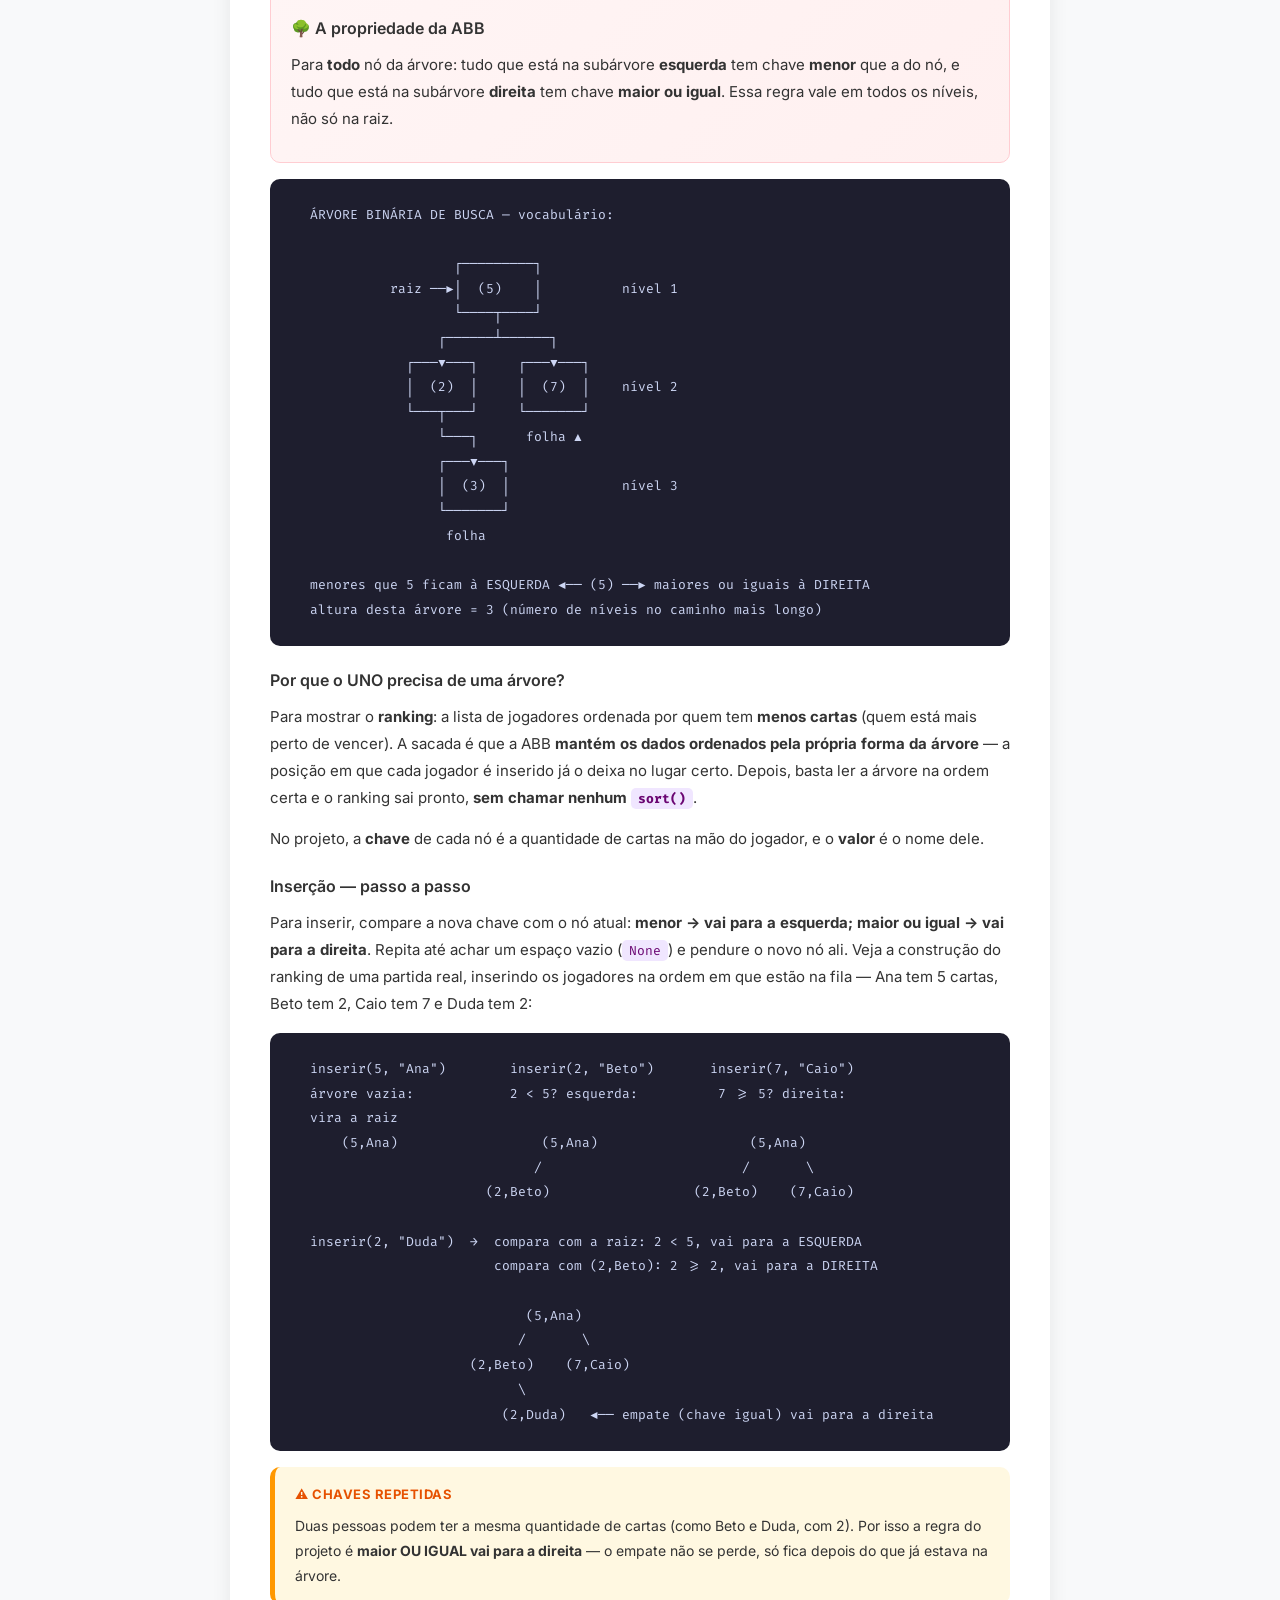
<file: documentacao.html>
<!DOCTYPE html>
<html lang="pt-BR">
<head>
<meta charset="UTF-8">
<meta name="viewport" content="width=device-width, initial-scale=1.0">
<title>Documentação - Jogo UNO em Python</title>
<style>
  @import url('https://fonts.googleapis.com/css2?family=Inter:wght@300;400;500;600;700&family=Fira+Code:wght@400;500&display=swap');

  * { margin: 0; padding: 0; box-sizing: border-box; }

  body {
    font-family: 'Inter', sans-serif;
    background: #f8f9fa;
    color: #1a1a2e;
    line-height: 1.8;
    font-size: 15px;
  }

  .capa {
    background: linear-gradient(135deg, #e63946 0%, #c1121f 50%, #6a0572 100%);
    color: white;
    min-height: 100vh;
    display: flex;
    flex-direction: column;
    align-items: center;
    justify-content: center;
    text-align: center;
    padding: 60px 40px;
    page-break-after: always;
  }

  .capa-icon { font-size: 100px; margin-bottom: 30px; }
  .capa h1 { font-size: 52px; font-weight: 700; margin-bottom: 10px; letter-spacing: -1px; }
  .capa h2 { font-size: 24px; font-weight: 300; opacity: 0.9; margin-bottom: 40px; }
  .capa-linha { width: 80px; height: 4px; background: rgba(255,255,255,0.5); margin: 30px auto; border-radius: 2px; }
  .capa-info { font-size: 16px; opacity: 0.85; line-height: 2; }
  .capa-badge {
    display: inline-block;
    background: rgba(255,255,255,0.2);
    border: 1px solid rgba(255,255,255,0.4);
    padding: 6px 18px;
    border-radius: 20px;
    font-size: 13px;
    margin: 6px 4px;
  }
  .capa-badges { margin-top: 30px; }

  .container {
    max-width: 900px;
    margin: 0 auto;
    padding: 60px 40px;
  }

  /* SUMÁRIO */
  .sumario {
    background: white;
    border-radius: 16px;
    padding: 40px;
    margin-bottom: 50px;
    box-shadow: 0 4px 20px rgba(0,0,0,0.08);
    page-break-after: always;
  }

  .sumario h2 { font-size: 26px; color: #e63946; margin-bottom: 25px; }

  .sumario-item {
    display: flex;
    justify-content: space-between;
    align-items: center;
    padding: 10px 0;
    border-bottom: 1px dashed #e0e0e0;
    font-size: 14px;
  }

  .sumario-item:last-child { border-bottom: none; }
  .sumario-num { color: #e63946; font-weight: 600; font-size: 13px; margin-right: 10px; }
  .sumario-titulo { flex: 1; }
  .sumario-sub { padding-left: 24px; color: #666; font-size: 13px; }

  /* SEÇÕES */
  .secao {
    background: white;
    border-radius: 16px;
    padding: 40px;
    margin-bottom: 40px;
    box-shadow: 0 4px 20px rgba(0,0,0,0.08);
  }

  .secao-header {
    display: flex;
    align-items: center;
    gap: 16px;
    margin-bottom: 30px;
    padding-bottom: 20px;
    border-bottom: 3px solid #e63946;
  }

  .secao-num {
    background: #e63946;
    color: white;
    width: 48px;
    height: 48px;
    border-radius: 12px;
    display: flex;
    align-items: center;
    justify-content: center;
    font-size: 20px;
    font-weight: 700;
    flex-shrink: 0;
  }

  .secao-titulo { font-size: 28px; font-weight: 700; color: #1a1a2e; }

  h3 {
    font-size: 19px;
    color: #c1121f;
    margin: 30px 0 12px;
    display: flex;
    align-items: center;
    gap: 8px;
  }

  h3::before { content: "▸"; color: #e63946; }

  h4 {
    font-size: 16px;
    color: #333;
    font-weight: 600;
    margin: 20px 0 8px;
  }

  p { margin-bottom: 14px; color: #333; }

  /* CÓDIGO */
  pre {
    background: #1e1e2e;
    color: #cdd6f4;
    border-radius: 10px;
    padding: 20px 24px;
    overflow-x: auto;
    margin: 16px 0;
    font-family: 'Fira Code', monospace;
    font-size: 13.5px;
    line-height: 1.7;
    border-left: 4px solid #e63946;
  }

  code {
    font-family: 'Fira Code', monospace;
    background: #f0e6ff;
    color: #6a0572;
    padding: 2px 7px;
    border-radius: 5px;
    font-size: 13px;
  }

  pre code {
    background: none;
    color: inherit;
    padding: 0;
    border-radius: 0;
    font-size: inherit;
  }

  /* SYNTAX HIGHLIGHT MANUAL */
  .kw { color: #cba6f7; font-weight: 500; }  /* keywords */
  .fn { color: #89b4fa; }                     /* functions */
  .st { color: #a6e3a1; }                     /* strings */
  .cm { color: #6c7086; font-style: italic; } /* comments */
  .nm { color: #fab387; }                     /* numbers */
  .cl { color: #f38ba8; }                     /* class names */
  .sf { color: #89dceb; }                     /* self */

  /* CARDS */
  .card-grid {
    display: grid;
    grid-template-columns: 1fr 1fr;
    gap: 16px;
    margin: 16px 0;
  }

  .card {
    background: #fafafa;
    border: 1px solid #e0e0e0;
    border-radius: 10px;
    padding: 18px;
  }

  .card-titulo { font-weight: 600; color: #c1121f; margin-bottom: 6px; font-size: 14px; }
  .card p { font-size: 13.5px; color: #444; margin: 0; }

  /* ALERT BOXES */
  .box {
    border-radius: 10px;
    padding: 16px 20px;
    margin: 16px 0;
    border-left: 5px solid;
  }

  .box-info { background: #e8f4fd; border-color: #2196f3; }
  .box-dica { background: #e8f5e9; border-color: #4caf50; }
  .box-atencao { background: #fff8e1; border-color: #ff9800; }

  .box-titulo { font-weight: 700; font-size: 13px; text-transform: uppercase; letter-spacing: 0.5px; margin-bottom: 6px; }
  .box-info .box-titulo { color: #1565c0; }
  .box-dica .box-titulo { color: #2e7d32; }
  .box-atencao .box-titulo { color: #e65100; }
  .box p { margin: 0; font-size: 14px; }

  /* TABELAS */
  table {
    width: 100%;
    border-collapse: collapse;
    margin: 16px 0;
    font-size: 14px;
  }

  th {
    background: #e63946;
    color: white;
    padding: 12px 16px;
    text-align: left;
    font-weight: 600;
  }

  td { padding: 11px 16px; border-bottom: 1px solid #eee; }
  tr:nth-child(even) { background: #f9f9f9; }

  /* DIAGRAMA */
  .diagrama {
    background: #1e1e2e;
    color: #cdd6f4;
    font-family: 'Fira Code', monospace;
    font-size: 13px;
    padding: 24px;
    border-radius: 10px;
    margin: 16px 0;
    line-height: 1.9;
    white-space: pre;
  }

  /* FLUXO */
  .fluxo {
    display: flex;
    flex-direction: column;
    gap: 0;
    margin: 16px 0;
  }

  .fluxo-item {
    display: flex;
    gap: 16px;
    align-items: flex-start;
  }

  .fluxo-esq {
    display: flex;
    flex-direction: column;
    align-items: center;
    flex-shrink: 0;
  }

  .fluxo-circulo {
    width: 36px;
    height: 36px;
    border-radius: 50%;
    background: #e63946;
    color: white;
    display: flex;
    align-items: center;
    justify-content: center;
    font-weight: 700;
    font-size: 15px;
    flex-shrink: 0;
  }

  .fluxo-linha {
    width: 2px;
    flex: 1;
    background: #e0e0e0;
    min-height: 20px;
  }

  .fluxo-conteudo {
    padding: 4px 0 24px;
    flex: 1;
  }

  .fluxo-conteudo strong { display: block; margin-bottom: 4px; color: #1a1a2e; }
  .fluxo-conteudo p { font-size: 13.5px; color: #555; margin: 0; }

  /* PRINT */
  @media print {
    body { background: white; }
    .secao, .sumario { box-shadow: none; page-break-inside: avoid; }
    pre { white-space: pre-wrap; word-wrap: break-word; }
  }

  .tag {
    display: inline-block;
    background: #fff0f0;
    color: #c1121f;
    border: 1px solid #ffcdd2;
    padding: 2px 10px;
    border-radius: 20px;
    font-size: 12px;
    font-weight: 600;
    margin: 2px;
  }

  ul, ol { padding-left: 24px; margin-bottom: 14px; }
  li { margin-bottom: 6px; color: #333; }

  .destaque {
    background: linear-gradient(135deg, #fff5f5, #fff0f0);
    border: 1px solid #ffcdd2;
    border-radius: 10px;
    padding: 16px 20px;
    margin: 16px 0;
  }
</style>
</head>
<body>

<!-- CAPA -->
<div class="capa">
  <div class="capa-icon">🃏</div>
  <h1>Jogo UNO</h1>
  <h2>Documentação Técnica Completa</h2>
  <div class="capa-linha"></div>
  <p style="font-size:18px; opacity:0.9; max-width:500px; line-height:1.6">
    Implementação do jogo UNO utilizando quatro estruturas de dados clássicas da Ciência da Computação
  </p>
  <div class="capa-badges">
    <span class="capa-badge">🐍 Python 3</span>
    <span class="capa-badge">📚 Pilha (Stack)</span>
    <span class="capa-badge">🔄 Fila (Queue)</span>
    <span class="capa-badge">🔗 Lista Encadeada</span>
    <span class="capa-badge">🌳 Árvore Binária de Busca</span>
    <span class="capa-badge">🌐 Interface Web</span>
  </div>
  <div style="margin-top:50px; opacity:0.75; font-size:14px;">
    <p>Estruturas de Dados e Algoritmos</p>
    <p style="margin-top:6px">2026</p>
  </div>
</div>

<div class="container">

<!-- SUMÁRIO -->
<div class="sumario">
  <h2>📋 Sumário</h2>

  <div class="sumario-item">
    <span><span class="sumario-num">1.</span><span class="sumario-titulo">Visão Geral do Projeto</span></span>
  </div>
  <div class="sumario-item sumario-sub">
    <span>O que é o projeto · Objetivo · Tecnologias usadas</span>
  </div>

  <div class="sumario-item">
    <span><span class="sumario-num">2.</span><span class="sumario-titulo">Fundamentos de Python Usados no Código</span></span>
  </div>
  <div class="sumario-item sumario-sub">
    <span>Importações · Variáveis · Listas · for/while · f-strings · random</span>
  </div>

  <div class="sumario-item">
    <span><span class="sumario-num">3.</span><span class="sumario-titulo">Orientação a Objetos (Classes)</span></span>
  </div>
  <div class="sumario-item sumario-sub">
    <span>O que é uma classe · self · __init__ · Métodos · Encadeamento de atributos</span>
  </div>

  <div class="sumario-item">
    <span><span class="sumario-num">4.</span><span class="sumario-titulo">Estruturas de Dados em Profundidade</span></span>
  </div>
  <div class="sumario-item sumario-sub">
    <span>Pilha · Fila · Lista Encadeada · Árvore Binária de Busca · Comparação entre elas</span>
  </div>

  <div class="sumario-item">
    <span><span class="sumario-num">5.</span><span class="sumario-titulo">As Classes da Pasta estruturas/ Explicadas Linha a Linha</span></span>
  </div>
  <div class="sumario-item sumario-sub">
    <span>No · ListaEncadeada · Pilha · Fila · NoArvore · ArvoreBinariaBusca</span>
  </div>

  <div class="sumario-item">
    <span><span class="sumario-num">6.</span><span class="sumario-titulo">Fluxo Completo do Jogo</span></span>
  </div>
  <div class="sumario-item sumario-sub">
    <span>Do início ao fim · Passo a passo · Efeitos das cartas especiais</span>
  </div>

  <div class="sumario-item">
    <span><span class="sumario-num">7.</span><span class="sumario-titulo">Mapeamento das Estruturas de Dados no Jogo</span></span>
  </div>
  <div class="sumario-item sumario-sub">
    <span>Onde cada estrutura aparece · Por que foi escolhida · Complexidade</span>
  </div>

  <div class="sumario-item">
    <span><span class="sumario-num">8.</span><span class="sumario-titulo">Organização do Projeto e os Demais Módulos (visão rápida)</span></span>
  </div>
  <div class="sumario-item sumario-sub">
    <span>Pastas do projeto · modelo/ · servidor.py · frontend/ · Como executar</span>
  </div>
</div>

<!-- SEÇÃO 1 -->
<div class="secao">
  <div class="secao-header">
    <div class="secao-num">1</div>
    <div class="secao-titulo">Visão Geral do Projeto</div>
  </div>

  <h3>O que é o projeto?</h3>
  <p>
    Este projeto implementa o famoso jogo de cartas <strong>UNO</strong> em Python, mas com um objetivo além de jogar:
    <strong>demonstrar na prática o funcionamento de quatro estruturas de dados clássicas</strong> estudadas em Ciência da Computação.
  </p>
  <p>
    O jogo pode ser jogado de duas formas: pelo <strong>terminal</strong> (<code>python uno.py</code>) ou pelo
    <strong>navegador</strong> (<code>python servidor.py</code> e abrir <code>http://localhost:8000</code>),
    onde você enfrenta de 1 a 3 bots. Nas duas versões, quem manda é o mesmo motor de regras em Python.
  </p>

  <div class="box box-info">
    <div class="box-titulo">💡 Por que usar estruturas de dados?</div>
    <p>Estruturas de dados são formas organizadas de guardar e manipular informações. Escolher a estrutura certa para cada problema torna o código mais eficiente, mais legível e mais fácil de manter.</p>
  </div>

  <h3>As quatro estruturas usadas</h3>
  <div class="card-grid">
    <div class="card">
      <div class="card-titulo">📚 Pilha (Stack)</div>
      <p>Usada no monte de compra e no monte de descarte. Funciona como uma pilha de pratos: você sempre pega e coloca no topo. Arquivo: <code>estruturas/pilha.py</code></p>
    </div>
    <div class="card">
      <div class="card-titulo">🔄 Fila (Queue)</div>
      <p>Usada para controlar a ordem dos jogadores. Funciona como uma fila de banco: o primeiro que chegou é o primeiro atendido. Arquivo: <code>estruturas/fila.py</code></p>
    </div>
    <div class="card">
      <div class="card-titulo">🔗 Lista Encadeada (Linked List)</div>
      <p>Usada para guardar as cartas na mão de cada jogador. Cada carta aponta para a próxima, formando uma corrente. Arquivo: <code>estruturas/lista_encadeada.py</code></p>
    </div>
    <div class="card">
      <div class="card-titulo">🌳 Árvore Binária de Busca (BST)</div>
      <p>Usada para montar o ranking dos jogadores ordenado pela quantidade de cartas — sem usar sort(). Arquivo: <code>estruturas/arvore.py</code></p>
    </div>
  </div>

  <h3>Regras do UNO implementadas</h3>
  <ul>
    <li>Cada jogador começa com <strong>7 cartas</strong></li>
    <li>Só pode jogar uma carta se ela tiver a <strong>mesma cor ou o mesmo valor</strong> da carta do topo</li>
    <li><strong>Curingas</strong> podem sempre ser jogados e permitem trocar a cor</li>
    <li>Se não tiver carta válida, o jogador <strong>compra uma carta</strong> do monte</li>
    <li>Cartas especiais: <strong>Pular, Inverter, +2, Curinga +4</strong></li>
    <li>Quem ficar sem cartas <strong>vence</strong></li>
  </ul>
</div>

<!-- SEÇÃO 2 -->
<div class="secao">
  <div class="secao-header">
    <div class="secao-num">2</div>
    <div class="secao-titulo">Fundamentos de Python Usados no Código</div>
  </div>

  <h3>Importações — <code>import</code> e <code>from ... import</code></h3>
  <p>
    No topo do arquivo temos duas linhas de importação. Elas dizem ao Python:
    <em>"preciso usar funcionalidades que já existem em outros lugares"</em>.
  </p>

<pre><code><span class="kw">import</span> random
<span class="kw">from</span> collections <span class="kw">import</span> deque</code></pre>

  <table>
    <tr><th>Comando</th><th>O que faz</th></tr>
    <tr><td><code>import random</code></td><td>Importa o módulo completo de números aleatórios do Python</td></tr>
    <tr><td><code>from collections import deque</code></td><td>Importa apenas a classe <code>deque</code> do módulo <code>collections</code></td></tr>
  </table>

  <h3>O módulo <code>random</code> — embaralhando as cartas</h3>
  <p>
    O módulo <code>random</code> fornece funções para gerar resultados aleatórios.
    No projeto, usamos <code>random.shuffle()</code> para embaralhar as cartas.
  </p>

<pre><code><span class="kw">import</span> random

cartas = [<span class="st">"Vermelho 1"</span>, <span class="st">"Azul 5"</span>, <span class="st">"Verde 3"</span>]
<span class="fn">print</span>(cartas)
<span class="cm"># Saída: ['Vermelho 1', 'Azul 5', 'Verde 3']</span>

random.<span class="fn">shuffle</span>(cartas)   <span class="cm"># Embaralha a lista no lugar</span>
<span class="fn">print</span>(cartas)
<span class="cm"># Saída: ['Verde 3', 'Vermelho 1', 'Azul 5']  (ordem aleatória)</span></code></pre>

  <div class="box box-dica">
    <div class="box-titulo">✅ Importante</div>
    <p><code>random.shuffle()</code> modifica a lista original diretamente — ela não cria uma nova lista. Por isso passamos <code>self._cartas</code> direto, sem precisar guardar o resultado.</p>
  </div>

  <h3>Listas Python — <code>[]</code></h3>
  <p>
    Uma lista em Python é uma coleção ordenada de itens. Você pode adicionar, remover e acessar itens por posição (índice).
  </p>

<pre><code><span class="cm"># Criando uma lista vazia</span>
minhas_cartas = []

<span class="cm"># Adicionando ao final — append()</span>
minhas_cartas.<span class="fn">append</span>(<span class="st">"Vermelho 5"</span>)
minhas_cartas.<span class="fn">append</span>(<span class="st">"Azul 3"</span>)
<span class="cm"># minhas_cartas = ["Vermelho 5", "Azul 3"]</span>

<span class="cm"># Removendo o último — pop()</span>
carta = minhas_cartas.<span class="fn">pop</span>()   <span class="cm"># Retorna "Azul 3" e remove da lista</span>

<span class="cm"># Acessando pelo índice (começa em 0)</span>
primeira = minhas_cartas[<span class="nm">0</span>]   <span class="cm"># "Vermelho 5"</span>
ultima   = minhas_cartas[-<span class="nm">1</span>]  <span class="cm"># Último item</span></code></pre>

  <h3>O laço <code>for ... in</code></h3>
  <p>
    O <code>for</code> repete um bloco de código para cada item de uma coleção.
    É a forma mais comum de percorrer listas no Python.
  </p>

<pre><code><span class="cm"># Exemplo simples</span>
cores = [<span class="st">"Vermelho"</span>, <span class="st">"Azul"</span>, <span class="st">"Verde"</span>, <span class="st">"Amarelo"</span>]

<span class="kw">for</span> cor <span class="kw">in</span> cores:
    <span class="fn">print</span>(cor)
<span class="cm"># Vermelho</span>
<span class="cm"># Azul</span>
<span class="cm"># Verde</span>
<span class="cm"># Amarelo</span>

<span class="cm"># Com enumerate() — para ter o índice junto</span>
<span class="kw">for</span> i, cor <span class="kw">in</span> <span class="fn">enumerate</span>(cores):
    <span class="fn">print</span>(f<span class="st">"{i}: {cor}"</span>)
<span class="cm"># 0: Vermelho   1: Azul   2: Verde   3: Amarelo</span></code></pre>

  <p>No projeto, usamos <code>for</code> para distribuir cartas, percorrer a mão do jogador, criar o baralho, etc.</p>

  <h3>O laço <code>while</code></h3>
  <p>
    O <code>while</code> repete um bloco enquanto uma condição for verdadeira.
    Usado para loops que não sabemos quantas vezes vão repetir.
  </p>

<pre><code><span class="cm"># Enquanto o monte não estiver vazio, continue jogando</span>
<span class="kw">while not</span> monte.<span class="fn">esta_vazia</span>():
    carta = monte.<span class="fn">retirar</span>()
    <span class="fn">print</span>(f<span class="st">"Carta retirada: {carta}"</span>)

<span class="cm"># Loop infinito com saída explícita</span>
<span class="kw">while True</span>:
    entrada = <span class="fn">input</span>(<span class="st">"Sua jogada: "</span>)
    <span class="kw">if</span> entrada.<span class="fn">isdigit</span>():
        <span class="kw">break</span>  <span class="cm"># Sai do loop</span>
    <span class="fn">print</span>(<span class="st">"Digite apenas números!"</span>)</code></pre>

  <h3>f-strings — formatação de texto</h3>
  <p>
    f-strings (formatted strings) permitem inserir variáveis diretamente dentro de um texto, usando chaves <code>{}</code>.
  </p>

<pre><code>nome = <span class="st">"Maria"</span>
cartas = <span class="nm">5</span>

<span class="cm"># Sem f-string (trabalhoso)</span>
<span class="fn">print</span>(<span class="st">"Jogador: "</span> + nome + <span class="st">", cartas: "</span> + <span class="fn">str</span>(cartas))

<span class="cm"># Com f-string (simples e legível)</span>
<span class="fn">print</span>(f<span class="st">"Jogador: {nome}, cartas: {cartas}"</span>)
<span class="cm"># Saída: Jogador: Maria, cartas: 5</span>

<span class="cm"># Também funciona com expressões dentro das chaves</span>
<span class="fn">print</span>(f<span class="st">"Restam {cartas - 1} cartas após jogar"</span>)</code></pre>

  <h3><code>deque</code> — fila eficiente do Python</h3>
  <p>
    <code>deque</code> (pronuncia-se "dek", de Double-Ended Queue) é uma estrutura de dados que permite adicionar e remover itens eficientemente tanto do início quanto do final.
  </p>

<pre><code><span class="kw">from</span> collections <span class="kw">import</span> deque

fila = <span class="fn">deque</span>()
fila.<span class="fn">append</span>(<span class="st">"João"</span>)    <span class="cm"># Adiciona ao final</span>
fila.<span class="fn">append</span>(<span class="st">"Maria"</span>)
fila.<span class="fn">append</span>(<span class="st">"Pedro"</span>)

primeiro = fila.<span class="fn">popleft</span>()  <span class="cm"># Remove do início: "João"</span>

<span class="cm"># Inverter a fila (carta Inverter do UNO)</span>
fila = <span class="fn">deque</span>(<span class="fn">reversed</span>(fila))</code></pre>

  <div class="box box-info">
    <div class="box-titulo">💡 Por que deque e não lista?</div>
    <p>Remover o primeiro elemento de uma lista Python é lento (o Python precisa mover todos os outros elementos). O <code>deque</code> faz isso em tempo constante, muito mais eficiente para filas.</p>
  </div>

  <h3>Recursão — uma função que chama a si mesma</h3>
  <p>
    <strong>Recursão</strong> é quando uma função chama ela mesma para resolver versões menores do mesmo problema.
    Toda recursão precisa de um <strong>caso base</strong> (a condição que faz ela parar) — sem ele, a função
    chamaria a si mesma para sempre. Você vai precisar desse conceito para entender a
    <strong>Árvore Binária de Busca</strong>, pois percorrer uma árvore é naturalmente recursivo:
    cada filho de um nó é, ele próprio, a raiz de uma árvore menor (uma <em>subárvore</em>).
  </p>

<pre><code><span class="cm"># Exemplo clássico: somar os números de 1 até n</span>
<span class="kw">def</span> <span class="fn">soma_ate</span>(n):
    <span class="kw">if</span> n == <span class="nm">0</span>:          <span class="cm"># CASO BASE: para de chamar a si mesma</span>
        <span class="kw">return</span> <span class="nm">0</span>
    <span class="kw">return</span> n + <span class="fn">soma_ate</span>(n - <span class="nm">1</span>)   <span class="cm"># PASSO RECURSIVO: problema menor</span>

<span class="fn">soma_ate</span>(<span class="nm">3</span>)
<span class="cm"># soma_ate(3) → 3 + soma_ate(2)</span>
<span class="cm">#                   → 2 + soma_ate(1)</span>
<span class="cm">#                       → 1 + soma_ate(0)</span>
<span class="cm">#                           → 0      (caso base!)</span>
<span class="cm"># Resultado: 3 + 2 + 1 + 0 = 6</span></code></pre>

  <div class="box box-dica">
    <div class="box-titulo">✅ Onde aparece no projeto</div>
    <p>Os métodos <code>em_ordem()</code> e <code>altura()</code> da Árvore Binária de Busca (<code>estruturas/arvore.py</code>) usam recursão: o caso base é <code>no is None</code> (chegou numa ponta vazia da árvore), e o passo recursivo é visitar as subárvores esquerda e direita.</p>
  </div>
</div>

<!-- SEÇÃO 3 -->
<div class="secao">
  <div class="secao-header">
    <div class="secao-num">3</div>
    <div class="secao-titulo">Orientação a Objetos (Classes)</div>
  </div>

  <h3>O que é uma Classe?</h3>
  <p>
    Pense em uma classe como uma <strong>planta baixa</strong> ou <strong>molde</strong>. Ela define como um objeto vai ser,
    quais informações ele guarda e o que ele pode fazer.
  </p>
  <p>
    Um <strong>objeto</strong> é uma instância criada a partir dessa classe — é a "casa construída" com base na planta.
  </p>

<pre><code><span class="cm"># Classe = molde / planta baixa</span>
<span class="kw">class</span> <span class="cl">Carta</span>:
    <span class="kw">def</span> <span class="fn">__init__</span>(<span class="sf">self</span>, cor, valor):
        <span class="sf">self</span>.cor   = cor
        <span class="sf">self</span>.valor = valor

<span class="cm"># Objeto = instância criada a partir do molde</span>
carta1 = <span class="cl">Carta</span>(<span class="st">"Vermelho"</span>, <span class="st">"5"</span>)   <span class="cm"># Cria uma carta</span>
carta2 = <span class="cl">Carta</span>(<span class="st">"Azul"</span>, <span class="st">"Pular"</span>)   <span class="cm"># Cria outra carta</span>

<span class="fn">print</span>(carta1.cor)    <span class="cm"># Vermelho</span>
<span class="fn">print</span>(carta2.valor)  <span class="cm"># Pular</span></code></pre>

  <h3>O parâmetro <code>self</code></h3>
  <p>
    <code>self</code> é uma referência ao próprio objeto. Quando você escreve <code>self.cor</code> dentro da classe,
    você está dizendo: <em>"a variável <strong>cor</strong> que pertence a este objeto específico"</em>.
  </p>

<pre><code><span class="kw">class</span> <span class="cl">Carta</span>:
    <span class="kw">def</span> <span class="fn">__init__</span>(<span class="sf">self</span>, cor, valor):
        <span class="cm"># "self.cor" = atributo do objeto</span>
        <span class="cm"># "cor"      = parâmetro recebido</span>
        <span class="sf">self</span>.cor   = cor    <span class="cm"># guarda a cor NO objeto</span>
        <span class="sf">self</span>.valor = valor  <span class="cm"># guarda o valor NO objeto</span>

carta_vermelha = <span class="cl">Carta</span>(<span class="st">"Vermelho"</span>, <span class="st">"7"</span>)
carta_azul     = <span class="cl">Carta</span>(<span class="st">"Azul"</span>, <span class="st">"3"</span>)

<span class="cm"># Cada objeto tem seus próprios dados</span>
<span class="fn">print</span>(carta_vermelha.cor)  <span class="cm"># Vermelho</span>
<span class="fn">print</span>(carta_azul.cor)      <span class="cm"># Azul</span></code></pre>

  <div class="box box-dica">
    <div class="box-titulo">✅ Analogia simples</div>
    <p>Pense que <code>self</code> é como dizer <strong>"meu"</strong> em português. <code>self.cor</code> = "minha cor". Quando você cria dois objetos, cada um tem "sua própria" cor.</p>
  </div>

  <h3>O método <code>__init__</code> — o Construtor</h3>
  <p>
    O método <code>__init__</code> é chamado automaticamente quando você cria um objeto. É onde você define
    e inicializa os atributos do objeto.
  </p>

<pre><code><span class="kw">class</span> <span class="cl">Jogador</span>:
    <span class="kw">def</span> <span class="fn">__init__</span>(<span class="sf">self</span>, nome):       <span class="cm"># Chamado ao criar: Jogador("Ana")</span>
        <span class="sf">self</span>.nome = nome              <span class="cm"># Guarda o nome</span>
        <span class="sf">self</span>.mao = <span class="cl">ListaEncadeada</span>()  <span class="cm"># Cria a mão (lista vazia)</span>

jogador = <span class="cl">Jogador</span>(<span class="st">"Ana"</span>)
<span class="cm"># Aqui, __init__ foi chamado com nome="Ana"</span>
<span class="cm"># jogador.nome = "Ana"</span>
<span class="cm"># jogador.mao  = ListaEncadeada vazia</span></code></pre>

  <h3>Métodos — funções dentro de classes</h3>
  <p>
    Métodos são funções que pertencem a uma classe. Eles definem o que o objeto <em>sabe fazer</em>.
  </p>

<pre><code><span class="kw">class</span> <span class="cl">Carta</span>:
    <span class="kw">def</span> <span class="fn">__init__</span>(<span class="sf">self</span>, cor, valor):
        <span class="sf">self</span>.cor   = cor
        <span class="sf">self</span>.valor = valor

    <span class="cm"># Método especial: chamado quando fazemos print(carta)</span>
    <span class="kw">def</span> <span class="fn">__str__</span>(<span class="sf">self</span>):
        <span class="kw">return</span> f<span class="st">"[{self.cor} {self.valor}]"</span>

    <span class="cm"># Método normal: verifica se pode jogar</span>
    <span class="kw">def</span> <span class="fn">pode_jogar_sobre</span>(<span class="sf">self</span>, carta_do_topo):
        <span class="kw">if</span> <span class="sf">self</span>.cor == <span class="st">"Curinga"</span>:
            <span class="kw">return True</span>
        <span class="kw">return</span> <span class="sf">self</span>.cor == carta_do_topo.cor <span class="kw">or</span> <span class="sf">self</span>.valor == carta_do_topo.valor

<span class="cm"># Usando os métodos</span>
minha_carta = <span class="cl">Carta</span>(<span class="st">"Vermelho"</span>, <span class="st">"5"</span>)
topo        = <span class="cl">Carta</span>(<span class="st">"Vermelho"</span>, <span class="st">"3"</span>)

<span class="fn">print</span>(minha_carta)                        <span class="cm"># [Vermelho 5]</span>
<span class="fn">print</span>(minha_carta.<span class="fn">pode_jogar_sobre</span>(topo)) <span class="cm"># True (mesma cor)</span></code></pre>

  <h3>Encadeamento de atributos — <code>self.mao.tamanho</code></h3>
  <p>
    Quando um atributo de um objeto é <em>outro objeto</em>, podemos acessar os atributos e métodos
    desse segundo objeto usando o ponto <code>.</code> várias vezes. Isso se chama <strong>encadeamento</strong>.
  </p>

<pre><code><span class="cm"># A classe Jogador tem um atributo "mao"</span>
<span class="cm"># que é um objeto do tipo ListaEncadeada</span>

<span class="kw">class</span> <span class="cl">Jogador</span>:
    <span class="kw">def</span> <span class="fn">__init__</span>(<span class="sf">self</span>, nome):
        <span class="sf">self</span>.nome = nome
        <span class="sf">self</span>.mao  = <span class="cl">ListaEncadeada</span>()  <span class="cm"># mao é um objeto!</span>

<span class="kw">class</span> <span class="cl">ListaEncadeada</span>:
    <span class="kw">def</span> <span class="fn">__init__</span>(<span class="sf">self</span>):
        <span class="sf">self</span>.tamanho = <span class="nm">0</span>   <span class="cm"># tamanho é um atributo de ListaEncadeada</span>

<span class="cm"># Como acessar:</span>
jogador = <span class="cl">Jogador</span>(<span class="st">"Ana"</span>)

jogador.nome           <span class="cm"># → "Ana"          (atributo direto do Jogador)</span>
jogador.mao            <span class="cm"># → objeto ListaEncadeada</span>
jogador.mao.tamanho    <span class="cm"># → 0              (atributo do objeto dentro do Jogador)</span></code></pre>

  <div class="diagrama">  jogador  ──► (objeto Jogador)
                │  nome     = "Ana"
                │  mao      ──► (objeto ListaEncadeada)
                                  │  inicio   = None
                                  │  tamanho  = 0

  jogador.mao.tamanho
  │       │    └── atributo de ListaEncadeada
  │       └────── atributo de Jogador (que é um ListaEncadeada)
  └────────────── o objeto Jogador</div>

  <h3>Atributos com underscore — <code>self._cartas</code></h3>
  <p>
    Por convenção, atributos com underscore no início (<code>_cartas</code>) indicam que são <strong>privados</strong>:
    devem ser usados apenas dentro da própria classe, não de fora.
  </p>

<pre><code><span class="kw">class</span> <span class="cl">Pilha</span>:
    <span class="kw">def</span> <span class="fn">__init__</span>(<span class="sf">self</span>):
        <span class="sf">self</span>._cartas = []   <span class="cm"># "_" = "use apenas dentro da classe"</span>

    <span class="kw">def</span> <span class="fn">empurrar</span>(<span class="sf">self</span>, carta):
        <span class="sf">self</span>._cartas.<span class="fn">append</span>(carta)  <span class="cm"># OK — usamos dentro da classe</span>

<span class="cm"># De fora, o certo é usar os métodos, não acessar direto:</span>
pilha = <span class="cl">Pilha</span>()
pilha.<span class="fn">empurrar</span>(carta)    <span class="cm"># ✅ certo</span>
pilha._cartas             <span class="cm"># ⚠️ tecnicamente funciona, mas evite</span></code></pre>
</div>

<!-- SEÇÃO 4 -->
<div class="secao">
  <div class="secao-header">
    <div class="secao-num">4</div>
    <div class="secao-titulo">Estruturas de Dados em Profundidade</div>
  </div>

  <h3>Pilha (Stack) — LIFO</h3>
  <p>
    Uma <strong>Pilha</strong> é uma estrutura onde o último elemento inserido é o primeiro a ser removido.
    A sigla <strong>LIFO</strong> vem do inglês: <em>Last In, First Out</em> (último a entrar, primeiro a sair).
  </p>

  <div class="diagrama">  PILHA (Stack) — como uma pilha de pratos:

  ┌─────────────┐  ◄── TOPO (último inserido, primeiro a sair)
  │  [Verde 7]  │  ◄── empurrar() adiciona aqui
  │  [Azul 3]   │      retirar() remove daqui
  │  [Verm. 5]  │
  └─────────────┘  ◄── BASE (primeiro inserido, último a sair)

  Operações:
  empurrar(carta)  →  adiciona no topo
  retirar()        →  remove do topo e retorna
  ver_topo()       →  olha o topo sem remover</div>

<pre><code><span class="kw">class</span> <span class="cl">Pilha</span>:
    <span class="kw">def</span> <span class="fn">__init__</span>(<span class="sf">self</span>):
        <span class="sf">self</span>._cartas = []         <span class="cm"># Lista Python como base</span>

    <span class="kw">def</span> <span class="fn">empurrar</span>(<span class="sf">self</span>, carta):
        <span class="sf">self</span>._cartas.<span class="fn">append</span>(carta)  <span class="cm"># append() = adiciona ao final (topo)</span>

    <span class="kw">def</span> <span class="fn">retirar</span>(<span class="sf">self</span>):
        <span class="kw">return</span> <span class="sf">self</span>._cartas.<span class="fn">pop</span>()   <span class="cm"># pop() = remove e retorna o último</span>

    <span class="kw">def</span> <span class="fn">ver_topo</span>(<span class="sf">self</span>):
        <span class="kw">return</span> <span class="sf">self</span>._cartas[-<span class="nm">1</span>]    <span class="cm"># [-1] = último elemento da lista</span></code></pre>

  <div class="box box-info">
    <div class="box-titulo">🃏 No UNO</div>
    <p><strong>Monte de compra:</strong> você sempre compra a carta do topo. <strong>Monte de descarte:</strong> você sempre joga sua carta no topo, e a carta visível é o topo da pilha.</p>
  </div>

  <h3>Fila (Queue) — FIFO</h3>
  <p>
    Uma <strong>Fila</strong> é uma estrutura onde o primeiro elemento inserido é o primeiro a ser removido.
    A sigla <strong>FIFO</strong> vem do inglês: <em>First In, First Out</em> (primeiro a entrar, primeiro a sair).
  </p>

  <div class="diagrama">  FILA (Queue) — como uma fila de banco:

  ENTRADA                              SAÍDA
     ▼                                   ▼
  [Pedro] → [Maria] → [João] → [Ana]
  entrar()                         proximo()

  entrar(jogador)  →  adiciona no final da fila
  proximo()        →  remove do início e retorna
  inverter()       →  inverte toda a ordem (carta Inverter)</div>

<pre><code><span class="kw">from</span> collections <span class="kw">import</span> deque

<span class="kw">class</span> <span class="cl">Fila</span>:
    <span class="kw">def</span> <span class="fn">__init__</span>(<span class="sf">self</span>):
        <span class="sf">self</span>._jogadores = <span class="fn">deque</span>()

    <span class="kw">def</span> <span class="fn">entrar</span>(<span class="sf">self</span>, jogador):
        <span class="sf">self</span>._jogadores.<span class="fn">append</span>(jogador)    <span class="cm"># Entra no final</span>

    <span class="kw">def</span> <span class="fn">proximo</span>(<span class="sf">self</span>):
        <span class="kw">return</span> <span class="sf">self</span>._jogadores.<span class="fn">popleft</span>()  <span class="cm"># Sai do início</span>

    <span class="kw">def</span> <span class="fn">inverter</span>(<span class="sf">self</span>):
        <span class="sf">self</span>._jogadores = <span class="fn">deque</span>(<span class="fn">reversed</span>(<span class="sf">self</span>._jogadores))</code></pre>

  <h3>Lista Encadeada (Linked List)</h3>
  <p>
    Uma <strong>Lista Encadeada</strong> é uma sequência de nós onde cada nó guarda um dado
    e um ponteiro para o próximo nó. Diferente de uma lista comum, os elementos não ficam
    em posições contíguas na memória — cada nó pode estar em qualquer lugar,
    pois o que os conecta é o ponteiro.
  </p>

  <div class="diagrama">  LISTA ENCADEADA:

  inicio
    │
    ▼
  ┌──────────────┬──────┐     ┌──────────────┬──────┐     ┌──────────────┬──────┐
  │ carta:       │próx  │────►│ carta:       │próx  │────►│ carta:       │próx  │
  │ [Verm. 5]    │      │     │ [Azul 3]     │      │     │ [Curinga]    │ None │
  └──────────────┴──────┘     └──────────────┴──────┘     └──────────────┴──────┘
       Nó 0                        Nó 1                        Nó 2 (último)</div>

<pre><code><span class="kw">class</span> <span class="cl">No</span>:
    <span class="cm"># Um nó: guarda UMA carta + aponta para o próximo nó</span>
    <span class="kw">def</span> <span class="fn">__init__</span>(<span class="sf">self</span>, carta):
        <span class="sf">self</span>.carta   = carta  <span class="cm"># O dado em si</span>
        <span class="sf">self</span>.proximo = <span class="kw">None</span>  <span class="cm"># Ponteiro para o próximo nó</span>

<span class="kw">class</span> <span class="cl">ListaEncadeada</span>:
    <span class="kw">def</span> <span class="fn">__init__</span>(<span class="sf">self</span>):
        <span class="sf">self</span>.inicio  = <span class="kw">None</span>  <span class="cm"># Aponta para o primeiro nó</span>
        <span class="sf">self</span>.tamanho = <span class="nm">0</span>

    <span class="kw">def</span> <span class="fn">adicionar</span>(<span class="sf">self</span>, carta):
        novo_no = <span class="cl">No</span>(carta)        <span class="cm"># Cria um novo nó</span>
        <span class="kw">if</span> <span class="sf">self</span>.inicio <span class="kw">is None</span>:
            <span class="sf">self</span>.inicio = novo_no  <span class="cm"># Lista vazia: novo nó é o primeiro</span>
        <span class="kw">else</span>:
            atual = <span class="sf">self</span>.inicio
            <span class="kw">while</span> atual.proximo <span class="kw">is not None</span>:
                atual = atual.proximo  <span class="cm"># Anda até o último nó</span>
            atual.proximo = novo_no    <span class="cm"># Conecta o novo nó ao final</span>
        <span class="sf">self</span>.tamanho += <span class="nm">1</span></code></pre>

  <h3>Árvore Binária de Busca (BST) — dados que se ordenam sozinhos</h3>
  <p>
    Uma <strong>árvore</strong> é uma estrutura <em>hierárquica</em>: em vez de cada elemento apontar para
    um único próximo (como na lista encadeada), cada elemento — chamado de <strong>nó</strong> — pode
    apontar para vários <strong>filhos</strong>. O nó do topo é a <strong>raiz</strong>, e nós sem filhos
    são as <strong>folhas</strong>.
  </p>
  <p>
    Uma <strong>árvore binária</strong> é uma árvore em que cada nó tem <strong>no máximo dois filhos</strong>:
    um à <strong>esquerda</strong> e um à <strong>direita</strong>. E uma
    <strong>Árvore Binária de Busca</strong> (ABB, ou BST em inglês — <em>Binary Search Tree</em>)
    acrescenta uma regra de ouro sobre onde cada valor pode ficar:
  </p>

  <div class="destaque">
    <h4>🌳 A propriedade da ABB</h4>
    <p>
      Para <strong>todo</strong> nó da árvore:
      tudo que está na subárvore <strong>esquerda</strong> tem chave <strong>menor</strong> que a do nó,
      e tudo que está na subárvore <strong>direita</strong> tem chave <strong>maior ou igual</strong>.
      Essa regra vale em todos os níveis, não só na raiz.
    </p>
  </div>

  <div class="diagrama">  ÁRVORE BINÁRIA DE BUSCA — vocabulário:

                    ┌─────────┐
            raiz ──►│  (5)    │          nível 1
                    └────┬────┘
                  ┌──────┴──────┐
              ┌───▼───┐     ┌───▼───┐
              │  (2)  │     │  (7)  │    nível 2
              └───┬───┘     └───────┘
                  └───┐      folha ▲
                  ┌───▼───┐
                  │  (3)  │              nível 3
                  └───────┘
                   folha

  menores que 5 ficam à ESQUERDA ◄── (5) ──► maiores ou iguais à DIREITA
  altura desta árvore = 3 (número de níveis no caminho mais longo)</div>

  <h4>Por que o UNO precisa de uma árvore?</h4>
  <p>
    Para mostrar o <strong>ranking</strong>: a lista de jogadores ordenada por quem tem
    <strong>menos cartas</strong> (quem está mais perto de vencer). A sacada é que a ABB
    <strong>mantém os dados ordenados pela própria forma da árvore</strong> — a posição em que cada
    jogador é inserido já o deixa no lugar certo. Depois, basta ler a árvore na ordem certa e o
    ranking sai pronto, <strong>sem chamar nenhum <code>sort()</code></strong>.
  </p>
  <p>
    No projeto, a <strong>chave</strong> de cada nó é a quantidade de cartas na mão do jogador, e o
    <strong>valor</strong> é o nome dele.
  </p>

  <h4>Inserção — passo a passo</h4>
  <p>
    Para inserir, compare a nova chave com o nó atual: <strong>menor → vai para a esquerda;
    maior ou igual → vai para a direita</strong>. Repita até achar um espaço vazio (<code>None</code>)
    e pendure o novo nó ali. Veja a construção do ranking de uma partida real, inserindo os jogadores
    na ordem em que estão na fila — Ana tem 5 cartas, Beto tem 2, Caio tem 7 e Duda tem 2:
  </p>

  <div class="diagrama">  inserir(5, "Ana")        inserir(2, "Beto")       inserir(7, "Caio")
  árvore vazia:            2 &lt; 5? esquerda:          7 &gt;= 5? direita:
  vira a raiz
      (5,Ana)                  (5,Ana)                   (5,Ana)
                              /                         /       \
                        (2,Beto)                  (2,Beto)    (7,Caio)

  inserir(2, "Duda")  →  compara com a raiz: 2 &lt; 5, vai para a ESQUERDA
                         compara com (2,Beto): 2 &gt;= 2, vai para a DIREITA

                             (5,Ana)
                            /       \
                      (2,Beto)    (7,Caio)
                            \
                          (2,Duda)   ◄── empate (chave igual) vai para a direita</div>

  <div class="box box-atencao">
    <div class="box-titulo">⚠️ Chaves repetidas</div>
    <p>Duas pessoas podem ter a mesma quantidade de cartas (como Beto e Duda, com 2). Por isso a regra do projeto é <strong>maior OU IGUAL vai para a direita</strong> — o empate não se perde, só fica depois do que já estava na árvore.</p>
  </div>

  <h4>Percurso em ordem (in-order) — a mágica da ordenação</h4>
  <p>
    Existem várias formas de visitar todos os nós de uma árvore (pré-ordem, em ordem, pós-ordem).
    A que nos interessa é o <strong>percurso em ordem</strong>, que visita:
    <strong>1º toda a subárvore esquerda → 2º o próprio nó → 3º toda a subárvore direita</strong>,
    aplicando essa regra recursivamente em cada nó. Pela propriedade da ABB, isso entrega as chaves
    em <strong>ordem crescente</strong>:
  </p>

  <div class="diagrama">  Percurso EM ORDEM na árvore que montamos:

                             (5,Ana)        ④
                            /       \
                  ②  (2,Beto)       (7,Caio)  ⑤
                            \
                         (2,Duda)  ③

  1. Desce tudo para a esquerda a partir da raiz... chega em (2,Beto)
  2. Visita (2,Beto)                         → 1º do ranking
  3. Direita de Beto: visita (2,Duda)        → 2º do ranking
  4. Subárvore esquerda da raiz acabou: visita (5,Ana)   → 3º
  5. Direita da raiz: visita (7,Caio)        → 4º

  Resultado: [(2,Beto), (2,Duda), (5,Ana), (7,Caio)]
              ▲ ordenado do menor para o maior, sem sort()!

  No jogo: 1º Beto (2 cartas) · 2º Duda (2) · 3º Ana (5) · 4º Caio (7)</div>

  <h4>Busca — por que "de busca" no nome</h4>
  <p>
    A mesma regra que guia a inserção também guia a <strong>busca</strong>: para achar uma chave,
    compare com o nó atual e desça só para um dos lados. A cada passo você <strong>descarta metade
    da árvore</strong> (quando ela está equilibrada) — é a mesma ideia da busca binária, daí o nome.
  </p>

  <h4>Altura e desempenho</h4>
  <p>
    A <strong>altura</strong> é o número de níveis no caminho mais longo da raiz até uma folha.
    Ela determina o custo das operações: inserir e buscar custam <strong>O(altura)</strong>.
  </p>
  <ul>
    <li><strong>Árvore equilibrada</strong> (galhos bem distribuídos): altura ≈ log₂(n) → operações <strong>O(log n)</strong>, muito rápidas.</li>
    <li><strong>Pior caso</strong>: inserindo chaves já ordenadas (1, 2, 3, 4...), todo mundo vai para a direita e a árvore degenera num "espeto" — vira uma lista encadeada de altura n, e as operações caem para <strong>O(n)</strong>.</li>
  </ul>

  <div class="diagrama">  EQUILIBRADA (boa)            DEGENERADA / "espeto" (pior caso)
  inserindo 4, 2, 6, 1, 3:     inserindo 1, 2, 3, 4 (já ordenado):

        (4)                        (1)
       /   \                          \
     (2)   (6)                        (2)
    /   \                                \
  (1)   (3)                              (3)
                                            \
  altura = 3 ≈ log₂(5)                      (4)    altura = 4 = n</div>

  <div class="box box-info">
    <div class="box-titulo">🃏 No UNO</div>
    <p>Com 2 a 4 jogadores a árvore é minúscula, então desempenho não é o ponto — o objetivo é didático: mostrar que a ABB ordena "de graça" pela sua própria estrutura. Em problemas reais (índices de bancos de dados, por exemplo), essa mesma ideia, com árvores que se reequilibram sozinhas (AVL, Red-Black), é o que torna buscas em milhões de registros quase instantâneas.</p>
  </div>

  <h3>Comparação entre as quatro estruturas</h3>
  <table>
    <tr>
      <th>Estrutura</th>
      <th>Forma</th>
      <th>Entra</th>
      <th>Sai / Lê</th>
      <th>No UNO</th>
    </tr>
    <tr>
      <td><strong>Pilha</strong></td>
      <td>Linear (LIFO)</td>
      <td>No topo</td>
      <td>Do topo</td>
      <td>Monte de compra e descarte</td>
    </tr>
    <tr>
      <td><strong>Fila</strong></td>
      <td>Linear (FIFO)</td>
      <td>No final</td>
      <td>Do início</td>
      <td>Ordem dos jogadores</td>
    </tr>
    <tr>
      <td><strong>Lista Encadeada</strong></td>
      <td>Linear (nó a nó)</td>
      <td>No final</td>
      <td>De qualquer posição</td>
      <td>Cartas na mão de cada jogador</td>
    </tr>
    <tr>
      <td><strong>Árvore Binária de Busca</strong></td>
      <td>Hierárquica</td>
      <td>Na posição ditada pela chave</td>
      <td>Em ordem (já ordenado)</td>
      <td>Ranking dos jogadores</td>
    </tr>
  </table>

  <div class="box box-dica">
    <div class="box-titulo">✅ Como decorar a diferença</div>
    <p><strong>Pilha</strong> = pilha de pratos (mexe só no topo). <strong>Fila</strong> = fila de banco (entra atrás, sai na frente). <strong>Lista encadeada</strong> = corrente de elos (anda elo por elo). <strong>ABB</strong> = árvore genealógica organizada (menores à esquerda, maiores à direita — e ler "da esquerda para a direita" devolve tudo em ordem).</p>
  </div>
</div>

<!-- SEÇÃO 5 -->
<div class="secao">
  <div class="secao-header">
    <div class="secao-num">5</div>
    <div class="secao-titulo">As Classes da Pasta estruturas/ Explicadas Linha a Linha</div>
  </div>

  <p>
    Toda estrutura de dados do projeto vive na pasta <code>estruturas/</code>, cada uma em seu
    próprio arquivo, <strong>independente das regras do UNO</strong> — elas guardam "cartas" e
    "jogadores", mas funcionariam igual guardando qualquer outra coisa. Esta é a parte mais
    importante do projeto para estudar.
  </p>

  <h3>Classes <code>No</code> e <code>ListaEncadeada</code> — <code>estruturas/lista_encadeada.py</code></h3>
  <p><code>No</code> é a unidade mínima da lista. <code>ListaEncadeada</code> gerencia o conjunto de nós.</p>

<pre><code><span class="kw">class</span> <span class="cl">No</span>:
    <span class="kw">def</span> <span class="fn">__init__</span>(<span class="sf">self</span>, carta):
        <span class="sf">self</span>.carta   = carta  <span class="cm"># A carta guardada neste nó</span>
        <span class="sf">self</span>.proximo = <span class="kw">None</span>  <span class="cm"># Ponteiro: aponta para o próximo nó (ou None se for o último)</span>

<span class="kw">class</span> <span class="cl">ListaEncadeada</span>:
    <span class="kw">def</span> <span class="fn">__init__</span>(<span class="sf">self</span>):
        <span class="sf">self</span>.inicio  = <span class="kw">None</span>  <span class="cm"># Primeiro nó da lista</span>
        <span class="sf">self</span>.tamanho = <span class="nm">0</span>    <span class="cm"># Conta quantas cartas há na mão</span>

    <span class="kw">def</span> <span class="fn">adicionar</span>(<span class="sf">self</span>, carta):
        novo_no = <span class="cl">No</span>(carta)
        <span class="kw">if</span> <span class="sf">self</span>.inicio <span class="kw">is None</span>:     <span class="cm"># Se a lista estiver vazia</span>
            <span class="sf">self</span>.inicio = novo_no
        <span class="kw">else</span>:
            atual = <span class="sf">self</span>.inicio       <span class="cm"># Começa do início</span>
            <span class="kw">while</span> atual.proximo <span class="kw">is not None</span>:
                atual = atual.proximo  <span class="cm"># Avança até o último nó</span>
            atual.proximo = novo_no    <span class="cm"># Conecta o novo nó
</span>        <span class="sf">self</span>.tamanho += <span class="nm">1</span>

    <span class="kw">def</span> <span class="fn">remover_por_indice</span>(<span class="sf">self</span>, indice):
        <span class="kw">if</span> indice == <span class="nm">0</span>:                      <span class="cm"># Remove o primeiro</span>
            carta = <span class="sf">self</span>.inicio.carta
            <span class="sf">self</span>.inicio = <span class="sf">self</span>.inicio.proximo <span class="cm"># O segundo vira o primeiro</span>
            <span class="sf">self</span>.tamanho -= <span class="nm">1</span>
            <span class="kw">return</span> carta
        atual = <span class="sf">self</span>.inicio
        <span class="kw">for</span> _ <span class="kw">in</span> <span class="fn">range</span>(indice - <span class="nm">1</span>):        <span class="cm"># Chega até o nó anterior</span>
            atual = atual.proximo
        carta = atual.proximo.carta
        atual.proximo = atual.proximo.proximo  <span class="cm"># "Pula" o nó removido</span>
        <span class="sf">self</span>.tamanho -= <span class="nm">1</span>
        <span class="kw">return</span> carta</code></pre>

  <div class="box box-info">
    <div class="box-titulo">💡 Como funciona a remoção</div>
    <p>Remover um nó do meio é como remover um elo de uma corrente: você conecta o elo anterior diretamente ao elo seguinte, e o elo do meio "cai fora". O Python descarta automaticamente objetos sem referências (garbage collection).</p>
  </div>

  <div class="diagrama">  Removendo o nó 1 (índice 1):

  ANTES:
  [Verm.5] → [Azul 3] → [Curinga]
      0           1           2

  atual aponta para nó 0:
  atual.proximo = atual.proximo.proximo
       ↕                   ↕
  [Azul 3]           [Curinga]

  DEPOIS:
  [Verm.5] → [Curinga]      [Azul 3] (descartado)
      0           2</div>

  <h3>Classe <code>Pilha</code> — <code>estruturas/pilha.py</code></h3>
<pre><code><span class="kw">class</span> <span class="cl">Pilha</span>:
    <span class="kw">def</span> <span class="fn">__init__</span>(<span class="sf">self</span>):
        <span class="sf">self</span>._cartas = []

    <span class="kw">def</span> <span class="fn">empurrar</span>(<span class="sf">self</span>, carta):
        <span class="sf">self</span>._cartas.<span class="fn">append</span>(carta)    <span class="cm"># Topo = final da lista</span>

    <span class="kw">def</span> <span class="fn">retirar</span>(<span class="sf">self</span>):
        <span class="kw">if</span> <span class="sf">self</span>.<span class="fn">esta_vazia</span>(): <span class="kw">return None</span>
        <span class="kw">return</span> <span class="sf">self</span>._cartas.<span class="fn">pop</span>()     <span class="cm"># Remove e retorna o último</span>

    <span class="kw">def</span> <span class="fn">ver_topo</span>(<span class="sf">self</span>):
        <span class="kw">if</span> <span class="sf">self</span>.<span class="fn">esta_vazia</span>(): <span class="kw">return None</span>
        <span class="kw">return</span> <span class="sf">self</span>._cartas[-<span class="nm">1</span>]       <span class="cm"># Olha sem remover</span>

    <span class="kw">def</span> <span class="fn">esta_vazia</span>(<span class="sf">self</span>):
        <span class="kw">return</span> <span class="fn">len</span>(<span class="sf">self</span>._cartas) == <span class="nm">0</span>

    <span class="kw">def</span> <span class="fn">tamanho</span>(<span class="sf">self</span>):
        <span class="kw">return</span> <span class="fn">len</span>(<span class="sf">self</span>._cartas)

    <span class="kw">def</span> <span class="fn">embaralhar</span>(<span class="sf">self</span>):
        random.<span class="fn">shuffle</span>(<span class="sf">self</span>._cartas)</code></pre>

  <h3>Classe <code>Fila</code> — <code>estruturas/fila.py</code></h3>
<pre><code><span class="kw">class</span> <span class="cl">Fila</span>:
    <span class="kw">def</span> <span class="fn">__init__</span>(<span class="sf">self</span>):
        <span class="sf">self</span>._jogadores = <span class="fn">deque</span>()

    <span class="kw">def</span> <span class="fn">entrar</span>(<span class="sf">self</span>, jogador):
        <span class="sf">self</span>._jogadores.<span class="fn">append</span>(jogador)      <span class="cm"># Entra no final</span>

    <span class="kw">def</span> <span class="fn">proximo</span>(<span class="sf">self</span>):
        <span class="kw">return</span> <span class="sf">self</span>._jogadores.<span class="fn">popleft</span>()    <span class="cm"># Sai do início</span>

    <span class="kw">def</span> <span class="fn">inverter</span>(<span class="sf">self</span>):
        <span class="cm"># reversed() inverte o deque, depois criamos um novo deque</span>
        <span class="sf">self</span>._jogadores = <span class="fn">deque</span>(<span class="fn">reversed</span>(<span class="sf">self</span>._jogadores))

    <span class="kw">def</span> <span class="fn">esta_vazia</span>(<span class="sf">self</span>):
        <span class="kw">return</span> <span class="fn">len</span>(<span class="sf">self</span>._jogadores) == <span class="nm">0</span></code></pre>

  <h3>Classes <code>NoArvore</code> e <code>ArvoreBinariaBusca</code> — <code>estruturas/arvore.py</code></h3>
  <p>
    Assim como a lista encadeada tem o <code>No</code>, a árvore tem o <code>NoArvore</code>. A diferença
    é que, em vez de <strong>um</strong> ponteiro (<code>proximo</code>), cada nó da árvore tem
    <strong>dois</strong> (<code>esquerda</code> e <code>direita</code>) — e guarda um par
    <strong>chave + valor</strong> em vez de um dado só:
  </p>

<pre><code><span class="kw">class</span> <span class="cl">NoArvore</span>:
    <span class="kw">def</span> <span class="fn">__init__</span>(<span class="sf">self</span>, chave, valor):
        <span class="sf">self</span>.chave    = chave   <span class="cm"># Quantidade de cartas (usada para comparar)</span>
        <span class="sf">self</span>.valor    = valor   <span class="cm"># Nome do jogador (o dado que carregamos junto)</span>
        <span class="sf">self</span>.esquerda = <span class="kw">None</span>   <span class="cm"># Filho com chave MENOR</span>
        <span class="sf">self</span>.direita  = <span class="kw">None</span>   <span class="cm"># Filho com chave MAIOR OU IGUAL</span></code></pre>

  <h4>Método <code>inserir()</code> — descendo até achar um lugar vago</h4>
  <p>
    A inserção é feita com um <code>while True</code>: a partir da raiz, compara a chave nova com a do
    nó atual e desce para o lado correto. Quando o lado escolhido está vazio (<code>None</code>),
    pendura o nó novo ali e encerra com <code>return</code>:
  </p>

<pre><code>    <span class="kw">def</span> <span class="fn">inserir</span>(<span class="sf">self</span>, chave, valor):
        novo = <span class="cl">NoArvore</span>(chave, valor)

        <span class="kw">if</span> <span class="sf">self</span>.raiz <span class="kw">is None</span>:       <span class="cm"># Árvore vazia:</span>
            <span class="sf">self</span>.raiz = novo           <span class="cm"># o novo nó vira a raiz</span>
            <span class="kw">return</span>

        atual = <span class="sf">self</span>.raiz             <span class="cm"># Começa comparando com a raiz</span>
        <span class="kw">while True</span>:
            <span class="kw">if</span> chave &lt; atual.chave:             <span class="cm"># MENOR → esquerda</span>
                <span class="kw">if</span> atual.esquerda <span class="kw">is None</span>:      <span class="cm"># Achou lugar vago?</span>
                    atual.esquerda = novo          <span class="cm"># Pendura aqui</span>
                    <span class="kw">return</span>
                atual = atual.esquerda             <span class="cm"># Senão, continua descendo</span>
            <span class="kw">else</span>:                               <span class="cm"># MAIOR OU IGUAL → direita</span>
                <span class="kw">if</span> atual.direita <span class="kw">is None</span>:
                    atual.direita = novo
                    <span class="kw">return</span>
                atual = atual.direita</code></pre>

  <h4>Método <code>em_ordem()</code> — leitura ordenada com recursão</h4>
  <p>
    Aqui entra a <strong>recursão</strong> da Seção 2. O método público só prepara a lista de
    resultado e dispara o método recursivo a partir da raiz. O recursivo segue a receita do
    percurso em ordem: <strong>esquerda → o próprio nó → direita</strong>:
  </p>

<pre><code>    <span class="kw">def</span> <span class="fn">em_ordem</span>(<span class="sf">self</span>):
        resultado = []
        <span class="sf">self</span>.<span class="fn">_em_ordem_recursivo</span>(<span class="sf">self</span>.raiz, resultado)
        <span class="kw">return</span> resultado    <span class="cm"># Lista de tuplas (chave, valor) em ordem crescente</span>

    <span class="kw">def</span> <span class="fn">_em_ordem_recursivo</span>(<span class="sf">self</span>, no, resultado):
        <span class="kw">if</span> no <span class="kw">is None</span>:      <span class="cm"># CASO BASE: ponta vazia, volta sem fazer nada</span>
            <span class="kw">return</span>
        <span class="sf">self</span>.<span class="fn">_em_ordem_recursivo</span>(no.esquerda, resultado)  <span class="cm"># 1º: tudo à esquerda</span>
        resultado.<span class="fn">append</span>((no.chave, no.valor))            <span class="cm"># 2º: o próprio nó</span>
        <span class="sf">self</span>.<span class="fn">_em_ordem_recursivo</span>(no.direita, resultado)   <span class="cm"># 3º: tudo à direita</span></code></pre>

  <div class="box box-dica">
    <div class="box-titulo">✅ Para acompanhar a recursão</div>
    <p>Leia assim: "antes de me anotar na lista, anote todo mundo menor que eu (subárvore esquerda); depois de mim, anote todo mundo maior ou igual (subárvore direita)". Como cada nó aplica essa mesma regra, a lista final sai inteira em ordem crescente.</p>
  </div>

  <h4>Métodos <code>buscar()</code> e <code>altura()</code></h4>

<pre><code>    <span class="kw">def</span> <span class="fn">buscar</span>(<span class="sf">self</span>, chave):
        atual = <span class="sf">self</span>.raiz
        <span class="kw">while</span> atual <span class="kw">is not None</span>:
            <span class="kw">if</span> chave == atual.chave:     <span class="cm"># Achou!</span>
                <span class="kw">return</span> atual.valor
            <span class="kw">if</span> chave &lt; atual.chave:      <span class="cm"># Menor: só pode estar à esquerda</span>
                atual = atual.esquerda
            <span class="kw">else</span>:                        <span class="cm"># Maior: só pode estar à direita</span>
                atual = atual.direita
        <span class="kw">return None</span>                      <span class="cm"># Chegou numa ponta vazia: não existe</span>

    <span class="kw">def</span> <span class="fn">altura</span>(<span class="sf">self</span>):
        <span class="kw">return</span> <span class="sf">self</span>.<span class="fn">_altura_recursiva</span>(<span class="sf">self</span>.raiz)

    <span class="kw">def</span> <span class="fn">_altura_recursiva</span>(<span class="sf">self</span>, no):
        <span class="kw">if</span> no <span class="kw">is None</span>:               <span class="cm"># CASO BASE: árvore vazia tem altura 0</span>
            <span class="kw">return</span> <span class="nm">0</span>
        altura_esq = <span class="sf">self</span>.<span class="fn">_altura_recursiva</span>(no.esquerda)
        altura_dir = <span class="sf">self</span>.<span class="fn">_altura_recursiva</span>(no.direita)
        <span class="kw">return</span> <span class="nm">1</span> + <span class="fn">max</span>(altura_esq, altura_dir)  <span class="cm"># 1 (eu) + o maior galho</span></code></pre>

  <h4>Onde a árvore é usada no jogo — <code>JogoUno.ranking()</code></h4>
  <p>
    O motor do jogo (<code>modelo/jogo.py</code>) monta uma árvore nova a cada consulta do ranking:
    insere cada jogador usando a quantidade de cartas como chave e lê tudo com <code>em_ordem()</code>.
    O resultado já sai ordenado de quem está ganhando para quem está perdendo:
  </p>

<pre><code>    <span class="kw">def</span> <span class="fn">ranking</span>(<span class="sf">self</span>):
        arvore = <span class="cl">ArvoreBinariaBusca</span>()
        <span class="kw">for</span> jogador <span class="kw">in</span> <span class="sf">self</span>.fila_jogadores.<span class="fn">listar</span>():
            arvore.<span class="fn">inserir</span>(jogador.<span class="fn">quantidade_cartas</span>(), jogador.nome)

        <span class="kw">return</span> [
            {<span class="st">"nome"</span>: nome, <span class="st">"cartas"</span>: quantidade}
            <span class="kw">for</span> quantidade, nome <span class="kw">in</span> arvore.<span class="fn">em_ordem</span>()
        ]</code></pre>

  <div class="box box-info">
    <div class="box-titulo">🃏 Onde você vê isso funcionando</div>
    <p>Na versão web, o painel <strong>"🏆 Ranking"</strong> da lateral é exatamente o retorno de <code>ranking()</code>, atualizado a cada jogada. No terminal, o ranking aparece ao final da partida.</p>
  </div>

  <table>
    <tr><th>Método da ABB</th><th>Técnica</th><th>O que faz</th></tr>
    <tr><td><code>inserir(chave, valor)</code></td><td>Laço <code>while</code></td><td>Desce comparando até achar um lugar vago</td></tr>
    <tr><td><code>em_ordem()</code></td><td>Recursão</td><td>Devolve tudo em ordem crescente de chave</td></tr>
    <tr><td><code>buscar(chave)</code></td><td>Laço <code>while</code></td><td>Acha um valor descartando metade da árvore por passo</td></tr>
    <tr><td><code>altura()</code></td><td>Recursão</td><td>Mede o caminho mais longo da raiz até uma folha</td></tr>
  </table>
</div>

<!-- SEÇÃO 6 -->
<div class="secao">
  <div class="secao-header">
    <div class="secao-num">6</div>
    <div class="secao-titulo">Fluxo Completo do Jogo</div>
  </div>

  <p>
    Todo o fluxo abaixo acontece dentro do motor do jogo, em <code>modelo/jogo.py</code> (classe
    <code>JogoUno</code>). Repare como cada passo é, no fundo, uma operação sobre uma das
    estruturas da Seção 4.
  </p>

  <h3>Inicialização</h3>

  <div class="fluxo">
    <div class="fluxo-item">
      <div class="fluxo-esq"><div class="fluxo-circulo">1</div><div class="fluxo-linha"></div></div>
      <div class="fluxo-conteudo"><strong>Criar o baralho</strong><p>108 cartas são criadas e embaralhadas. Todas são colocadas na <strong>Pilha</strong> de compra.</p></div>
    </div>
    <div class="fluxo-item">
      <div class="fluxo-esq"><div class="fluxo-circulo">2</div><div class="fluxo-linha"></div></div>
      <div class="fluxo-conteudo"><strong>Criar jogadores</strong><p>Cada jogador é criado e entra na <strong>Fila</strong> na ordem que foram cadastrados.</p></div>
    </div>
    <div class="fluxo-item">
      <div class="fluxo-esq"><div class="fluxo-circulo">3</div><div class="fluxo-linha"></div></div>
      <div class="fluxo-conteudo"><strong>Distribuir 7 cartas</strong><p>Cada carta é retirada da <strong>Pilha</strong> de compra e adicionada à <strong>Lista Encadeada</strong> de cada jogador.</p></div>
    </div>
    <div class="fluxo-item">
      <div class="fluxo-esq"><div class="fluxo-circulo">4</div><div class="fluxo-linha"></div></div>
      <div class="fluxo-conteudo"><strong>Virar a primeira carta</strong><p>Uma carta (não-curinga) é retirada da <strong>Pilha</strong> de compra e colocada na <strong>Pilha</strong> de descarte. A cor atual é definida.</p></div>
    </div>
  </div>

  <h3>Loop principal — cada rodada</h3>

  <div class="fluxo">
    <div class="fluxo-item">
      <div class="fluxo-esq"><div class="fluxo-circulo">A</div><div class="fluxo-linha"></div></div>
      <div class="fluxo-conteudo"><strong>Pegar o jogador da vez</strong><p><code>fila_jogadores.proximo()</code> retira o primeiro da <strong>Fila</strong>.</p></div>
    </div>
    <div class="fluxo-item">
      <div class="fluxo-esq"><div class="fluxo-circulo">B</div><div class="fluxo-linha"></div></div>
      <div class="fluxo-conteudo"><strong>Verificar se tem carta válida</strong><p>Percorre a <strong>Lista Encadeada</strong> do jogador comparando cada carta com o topo da <strong>Pilha</strong> de descarte.</p></div>
    </div>
    <div class="fluxo-item">
      <div class="fluxo-esq"><div class="fluxo-circulo">C</div><div class="fluxo-linha"></div></div>
      <div class="fluxo-conteudo"><strong>Jogar ou comprar</strong><p>Se tem carta válida: jogador escolhe qual jogar, a carta é removida da <strong>Lista Encadeada</strong> e empurrada na <strong>Pilha</strong> de descarte. Se não tem: compra uma da <strong>Pilha</strong> de compra.</p></div>
    </div>
    <div class="fluxo-item">
      <div class="fluxo-esq"><div class="fluxo-circulo">D</div><div class="fluxo-linha"></div></div>
      <div class="fluxo-conteudo"><strong>Verificar vitória</strong><p>Se a <strong>Lista Encadeada</strong> do jogador estiver vazia (<code>tamanho == 0</code>), ele venceu.</p></div>
    </div>
    <div class="fluxo-item">
      <div class="fluxo-esq"><div class="fluxo-circulo">E</div><div class="fluxo-linha"></div></div>
      <div class="fluxo-conteudo"><strong>Devolver para a fila</strong><p>O jogador entra no final da <strong>Fila</strong> novamente com <code>fila_jogadores.entrar(jogador)</code>.</p></div>
    </div>
    <div class="fluxo-item">
      <div class="fluxo-esq"><div class="fluxo-circulo">F</div><div class="fluxo-linha"></div></div>
      <div class="fluxo-conteudo"><strong>Aplicar efeitos especiais</strong><p>Se a carta jogada foi especial, aplica o efeito sobre o próximo da <strong>Fila</strong>.</p></div>
    </div>
    <div class="fluxo-item">
      <div class="fluxo-esq"><div class="fluxo-circulo">G</div><div class="fluxo-linha"></div></div>
      <div class="fluxo-conteudo"><strong>Atualizar o ranking</strong><p>A interface chama <code>ranking()</code>, que insere cada jogador em uma <strong>Árvore Binária de Busca</strong> (chave = quantidade de cartas) e lê o resultado com o percurso em ordem.</p></div>
    </div>
  </div>

  <h3>Efeitos das cartas especiais</h3>

  <table>
    <tr><th>Carta</th><th>Efeito</th><th>Estrutura envolvida</th></tr>
    <tr>
      <td><strong>Pular</strong></td>
      <td>O próximo jogador é removido da fila, devolvido ao final sem jogar.</td>
      <td>Fila — <code>proximo()</code> + <code>entrar()</code></td>
    </tr>
    <tr>
      <td><strong>Inverter</strong></td>
      <td>A ordem de toda a fila é invertida.</td>
      <td>Fila — <code>inverter()</code></td>
    </tr>
    <tr>
      <td><strong>+2</strong></td>
      <td>O próximo compra 2 cartas da pilha e perde a vez.</td>
      <td>Pilha + Lista Encadeada + Fila</td>
    </tr>
    <tr>
      <td><strong>Curinga</strong></td>
      <td>Jogador atual escolhe a nova cor vigente.</td>
      <td>Atributo <code>cor_atual</code> do JogoUno</td>
    </tr>
    <tr>
      <td><strong>+4</strong></td>
      <td>Próximo compra 4 cartas, perde a vez e o atual escolhe a cor.</td>
      <td>Pilha + Lista Encadeada + Fila</td>
    </tr>
  </table>

  <h3>Reciclagem do monte</h3>
  <p>
    Quando a Pilha de compra fica vazia, o método <code>_reciclar_descarte()</code> é chamado:
  </p>

<pre><code>    <span class="kw">def</span> <span class="fn">_reciclar_descarte</span>(<span class="sf">self</span>):
        topo = <span class="sf">self</span>.monte_descarte.<span class="fn">retirar</span>()  <span class="cm"># Guarda a carta do topo</span>

        <span class="cm"># Move todas as outras cartas do descarte para o monte</span>
        <span class="kw">while not</span> <span class="sf">self</span>.monte_descarte.<span class="fn">esta_vazia</span>():
            <span class="sf">self</span>.monte_compra.<span class="fn">empurrar</span>(<span class="sf">self</span>.monte_descarte.<span class="fn">retirar</span>())

        <span class="sf">self</span>.monte_compra.<span class="fn">embaralhar</span>()        <span class="cm"># Embaralha o novo monte</span>
        <span class="sf">self</span>.monte_descarte.<span class="fn">empurrar</span>(topo)   <span class="cm"># Devolve o topo ao descarte</span></code></pre>
</div>

<!-- SEÇÃO 7 -->
<div class="secao">
  <div class="secao-header">
    <div class="secao-num">7</div>
    <div class="secao-titulo">Mapeamento das Estruturas de Dados no Jogo</div>
  </div>

  <div class="diagrama">
  ╔══════════════════════════════════════════════════════════════╗
  ║                    JOGO UNO — VISÃO GERAL                    ║
  ╠══════════════════════════════════════════════════════════════╣
  ║                                                              ║
  ║   PILHA (monte_compra)      PILHA (monte_descarte)           ║
  ║   ┌─────────────────┐       ┌─────────────────┐             ║
  ║   │   [Azul 7]  ◄── │topo   │   [Verm. 3] ◄── │topo         ║
  ║   │   [Verde 2]     │       │   [Azul +2]     │             ║
  ║   │   [Amarelo 5]   │       │   [Curinga]     │             ║
  ║   │   [Verm. 9]     │       └─────────────────┘             ║
  ║   │   ... (100+)    │                                        ║
  ║   └─────────────────┘                                        ║
  ║                                                              ║
  ║   FILA (fila_jogadores)                                      ║
  ║   ┌──────┬──────┬──────┬──────┐                             ║
  ║   │ João │ Ana  │Pedro │Maria │  ← entrar() vai aqui        ║
  ║   └──────┴──────┴──────┴──────┘                             ║
  ║     ↑ proximo() sai daqui                                    ║
  ║                                                              ║
  ║   LISTA ENCADEADA (mão de cada jogador)                      ║
  ║                                                              ║
  ║   João:  [Verm.5]→[Azul 3]→[Pular]→None                    ║
  ║   Ana:   [Verde 2]→[+4]→[Amarelo 1]→[Inverter]→None        ║
  ║   Pedro: [Curinga]→[Azul 7]→None                            ║
  ║   Maria: [Amarelo 0]→[Verm.+2]→[Verde 6]→None              ║
  ║                                                              ║
  ║   ÁRVORE BINÁRIA DE BUSCA (ranking, chave = nº de cartas)    ║
  ║   inserindo na ordem da fila: João(3), Ana(4),               ║
  ║   Pedro(2), Maria(3)                                         ║
  ║                                                              ║
  ║                  (3, João)                                   ║
  ║                 /         \             em ordem:            ║
  ║          (2, Pedro)     (4, Ana)        Pedro(2) → João(3)   ║
  ║                        /                → Maria(3) → Ana(4)  ║
  ║                 (3, Maria)                                   ║
  ║                                                              ║
  ╚══════════════════════════════════════════════════════════════╝</div>

  <h3>Por que cada estrutura foi escolhida?</h3>

  <div class="destaque">
    <h4>Pilha para os montes de cartas</h4>
    <p>
      O monte de compra e o de descarte são naturalmente pilhas: você sempre interage com a carta do topo.
      Quando compra, pega do topo. Quando descarta, coloca no topo. Nunca precisa acessar cartas do meio.
      A Pilha é perfeita para isso — operações de topo são instantâneas.
    </p>
  </div>

  <div class="destaque">
    <h4>Fila para a ordem dos jogadores</h4>
    <p>
      A ordem dos jogadores segue exatamente a lógica FIFO: quem jogou primeiro, vai jogar por último na próxima rodada.
      Após jogar, o jogador vai para o final da fila. A Fila captura isso perfeitamente.
      A carta Inverter também é elegante: basta inverter a fila inteira.
    </p>
  </div>

  <div class="destaque">
    <h4>Lista Encadeada para a mão dos jogadores</h4>
    <p>
      A mão de um jogador muda constantemente: recebe cartas novas (distribuição, compra) e remove cartas específicas
      (quando joga). A Lista Encadeada permite remover qualquer carta de qualquer posição de forma eficiente,
      sem precisar reorganizar toda a estrutura como seria necessário em uma lista comum.
    </p>
  </div>

  <div class="destaque">
    <h4>Árvore Binária de Busca para o ranking</h4>
    <p>
      O ranking precisa dos jogadores <strong>ordenados</strong> pela quantidade de cartas. Em vez de
      ordenar uma lista com <code>sort()</code>, cada jogador é inserido em uma ABB usando a quantidade
      de cartas como chave — a forma da árvore já guarda a ordem. O percurso em ordem devolve o ranking
      pronto: quem tem menos cartas primeiro. É o exemplo perfeito de estrutura cuja
      <strong>organização interna substitui um algoritmo de ordenação</strong>.
    </p>
  </div>

  <h3>Complexidade das operações principais</h3>

  <table>
    <tr><th>Operação</th><th>Estrutura</th><th>Complexidade</th><th>Motivo</th></tr>
    <tr><td>Comprar carta</td><td>Pilha</td><td>O(1)</td><td>Sempre acessa o topo</td></tr>
    <tr><td>Descartar carta</td><td>Pilha</td><td>O(1)</td><td>Sempre acessa o topo</td></tr>
    <tr><td>Próximo jogador</td><td>Fila</td><td>O(1)</td><td>Remove do início do deque</td></tr>
    <tr><td>Inverter ordem</td><td>Fila</td><td>O(n)</td><td>Percorre todos os jogadores</td></tr>
    <tr><td>Receber carta na mão</td><td>Lista Encadeada</td><td>O(n)</td><td>Percorre até o último nó</td></tr>
    <tr><td>Jogar carta (remover)</td><td>Lista Encadeada</td><td>O(n)</td><td>Percorre até a posição</td></tr>
    <tr><td>Inserir no ranking</td><td>Árvore Binária de Busca</td><td>O(log n) médio · O(n) pior caso</td><td>Desce um nível por comparação (pior caso: árvore "espeto")</td></tr>
    <tr><td>Ler ranking ordenado</td><td>Árvore Binária de Busca</td><td>O(n)</td><td>Percurso em ordem visita cada nó uma vez</td></tr>
  </table>

  <div class="box box-info" style="margin-top:30px">
    <div class="box-titulo">📌 O(1) vs O(n)</div>
    <p><strong>O(1)</strong> significa que a operação leva o mesmo tempo independente do tamanho da estrutura (ideal). <strong>O(n)</strong> significa que o tempo cresce proporcionalmente ao tamanho — se dobrar os dados, dobra o tempo. Para o UNO com poucos jogadores e poucas cartas, isso não é um problema na prática.</p>
  </div>

</div>

<!-- SEÇÃO 8 -->
<div class="secao">
  <div class="secao-header">
    <div class="secao-num">8</div>
    <div class="secao-titulo">Organização do Projeto e os Demais Módulos (visão rápida)</div>
  </div>

  <p>
    O foco de estudo deste projeto são as estruturas de dados das seções anteriores. Esta seção é só
    um mapa rápido do restante do código, para você se localizar.
  </p>

  <h3>As pastas do projeto</h3>

  <div class="diagrama">  projeto_Uno/
  ├── uno.py                  ◄ interface de TERMINAL (lê teclado, imprime)
  ├── servidor.py             ◄ interface WEB (servidor HTTP + API JSON)
  ├── estruturas/             ◄ ESTRUTURAS DE DADOS (Seções 4 e 5)
  │   ├── pilha.py
  │   ├── fila.py
  │   ├── lista_encadeada.py
  │   └── arvore.py
  ├── modelo/                 ◄ REGRAS DO JOGO
  │   ├── carta.py            (cor, valor e regra de combinação)
  │   ├── jogador.py          (nome + mão de cartas)
  │   ├── jogo.py             (motor: turnos, efeitos, ranking)
  │   └── bot.py              (estratégia dos jogadores-computador)
  └── frontend/               ◄ VISUAL DO JOGO NO NAVEGADOR
      ├── index.html
      ├── style.css
      └── script.js</div>

  <div class="box box-info">
    <div class="box-titulo">💡 A ideia central da arquitetura</div>
    <p>O motor (<code>modelo/jogo.py</code>) contém todas as regras mas <strong>não usa <code>input()</code> nem <code>print()</code></strong>. Assim, o mesmo motor serve as duas interfaces: o terminal conversa com ele por chamadas de método, e o navegador conversa por requisições HTTP. Separar "regras" de "tela" é uma prática clássica de organização de software.</p>
  </div>

  <h3>modelo/ — as regras do UNO em poucas palavras</h3>

  <div class="card-grid">
    <div class="card">
      <div class="card-titulo">Carta (carta.py)</div>
      <p>Guarda <code>cor</code> e <code>valor</code>. O método <code>pode_jogar_sobre()</code> decide se a jogada é válida: curinga sempre pode; senão, precisa bater a cor ou o valor.</p>
    </div>
    <div class="card">
      <div class="card-titulo">Jogador (jogador.py)</div>
      <p>Tem um nome, uma flag <code>eh_bot</code> e a mão de cartas — que é uma <strong>Lista Encadeada</strong>. Receber e jogar carta delegam para a lista.</p>
    </div>
    <div class="card">
      <div class="card-titulo">JogoUno (jogo.py)</div>
      <p>O motor: cria as 108 cartas na <strong>Pilha</strong> de compra, distribui 7 a cada jogador, controla os turnos pela <strong>Fila</strong>, aplica Pular/Inverter/+2/+4 e monta o ranking com a <strong>ABB</strong>.</p>
    </div>
    <div class="card">
      <div class="card-titulo">bot (bot.py)</div>
      <p>Decide a jogada do computador: joga uma carta comum válida se tiver (guarda curingas para o aperto) e, ao jogar curinga, escolhe a cor que mais tem na mão.</p>
    </div>
  </div>

  <h3>servidor.py — o backend web</h3>
  <p>
    Usa só a biblioteca padrão do Python (<code>http.server</code>) — não precisa instalar nada.
    Ele serve os arquivos da pasta <code>frontend/</code> e expõe uma <strong>API JSON</strong> que a
    página usa para conversar com o motor:
  </p>

  <table>
    <tr><th>Rota</th><th>O que faz</th></tr>
    <tr><td><code>POST /api/novo-jogo</code></td><td>Cria uma partida: você + 1 a 3 bots</td></tr>
    <tr><td><code>GET /api/estado</code></td><td>Devolve o estado: sua mão, topo do descarte, ranking (ABB), histórico...</td></tr>
    <tr><td><code>POST /api/jogar</code></td><td>Você joga a carta de um índice (e a cor, se for curinga)</td></tr>
    <tr><td><code>POST /api/comprar</code></td><td>Você compra 1 carta e passa a vez</td></tr>
    <tr><td><code>POST /api/bot-jogar</code></td><td>Executa uma jogada do bot da vez (a página chama uma por vez, com pausa)</td></tr>
  </table>

  <h3>frontend/ — a tela do jogo</h3>
  <p>
    HTML, CSS e JavaScript puros, sem frameworks. O <code>script.js</code> chama a API com
    <code>fetch()</code>, redesenha a mesa a cada resposta e abre um seletor de cores quando você
    joga um curinga. O painel lateral mostra o <strong>ranking vindo da ABB</strong> e o histórico
    de jogadas. Importante: <strong>o JavaScript não conhece as regras do UNO</strong> — toda
    validação acontece no backend Python.
  </p>

  <h3>Como executar</h3>
  <table>
    <tr><th>Versão</th><th>Comando</th><th>Como joga</th></tr>
    <tr><td><strong>Web</strong></td><td><code>python servidor.py</code></td><td>Abra <code>http://localhost:8000</code> — você contra 1 a 3 bots</td></tr>
    <tr><td><strong>Terminal</strong></td><td><code>python uno.py</code></td><td>2 a 4 jogadores revezando o teclado</td></tr>
  </table>

  <div style="margin-top: 50px; text-align: center; padding: 30px; background: #f8f8f8; border-radius: 12px; color: #666; font-size: 13px;">
    <p style="font-size: 20px; margin-bottom: 10px;">🃏</p>
    <p><strong>Documentação do Jogo UNO em Python</strong></p>
    <p>Estruturas de Dados: Pilha · Fila · Lista Encadeada · Árvore Binária de Busca</p>
    <p style="margin-top: 10px; color: #999;">Para imprimir como PDF: Ctrl+P → Salvar como PDF → Layout: Vertical</p>
  </div>
</div>

</div>
</body>
</html>
</file>
<file: frontend/style.css>
/* ============================================================
   UNO - Estilos da interface web
   ============================================================ */

* {
  margin: 0;
  padding: 0;
  box-sizing: border-box;
}

:root {
  --vermelho: #e63946;
  --azul: #2779d8;
  --verde: #2a9d4e;
  --amarelo: #f4c20d;
  --preto: #1d1d24;
  --mesa-escura: #0d3b24;
  --mesa-clara: #14693f;
}

body {
  font-family: "Segoe UI", Arial, sans-serif;
  background: radial-gradient(circle at 50% 35%, var(--mesa-clara), var(--mesa-escura) 75%);
  min-height: 100vh;
  color: #fff;
}

.tela {
  min-height: 100vh;
}

.escondida {
  display: none !important;
}

/* ============ TELA INICIAL ============ */

#tela-inicial {
  display: flex;
  align-items: center;
  justify-content: center;
}

.painel-inicio {
  background: rgba(0, 0, 0, 0.55);
  padding: 40px 48px;
  border-radius: 20px;
  width: min(400px, 92vw);
  display: flex;
  flex-direction: column;
  gap: 12px;
  box-shadow: 0 20px 60px rgba(0, 0, 0, 0.5);
}

.logo {
  font-size: 72px;
  text-align: center;
  font-style: italic;
  letter-spacing: 2px;
  color: var(--amarelo);
  text-shadow: 4px 4px 0 var(--vermelho), 8px 8px 18px rgba(0, 0, 0, 0.6);
}

.subtitulo {
  text-align: center;
  font-size: 12px;
  opacity: 0.8;
  margin-bottom: 16px;
}

.painel-inicio label {
  font-size: 13px;
  opacity: 0.85;
}

#campo-nome {
  padding: 12px 14px;
  border-radius: 10px;
  border: none;
  font-size: 16px;
  outline: none;
}

.opcoes-bots {
  display: flex;
  gap: 8px;
}

.botao-bot {
  flex: 1;
  padding: 10px;
  border-radius: 10px;
  border: 2px solid transparent;
  background: rgba(255, 255, 255, 0.12);
  color: #fff;
  font-size: 14px;
  cursor: pointer;
}

.botao-bot.selecionado {
  border-color: var(--amarelo);
  background: rgba(244, 194, 13, 0.18);
}

.botao-principal {
  margin-top: 14px;
  padding: 14px;
  border: none;
  border-radius: 12px;
  background: var(--vermelho);
  color: #fff;
  font-size: 18px;
  font-weight: bold;
  cursor: pointer;
  transition: transform 0.1s, filter 0.15s;
}

.botao-principal:hover {
  filter: brightness(1.12);
  transform: translateY(-2px);
}

.botao-secundario {
  padding: 10px;
  border: 2px solid rgba(255, 255, 255, 0.35);
  border-radius: 10px;
  background: transparent;
  color: #fff;
  cursor: pointer;
}

.botao-secundario:hover {
  background: rgba(255, 255, 255, 0.12);
}

/* ============ MESA DE JOGO ============ */

#tela-jogo {
  display: flex;
  gap: 16px;
  padding: 16px;
}

.mesa {
  flex: 1;
  display: flex;
  flex-direction: column;
  justify-content: space-between;
  min-height: calc(100vh - 32px);
  gap: 10px;
}

/* --- Oponentes --- */

.area-oponentes {
  display: flex;
  justify-content: center;
  gap: 32px;
}

.oponente {
  text-align: center;
  padding: 10px 18px;
  border-radius: 14px;
  background: rgba(0, 0, 0, 0.3);
  border: 2px solid transparent;
  min-width: 120px;
}

.oponente.da-vez {
  border-color: var(--amarelo);
  box-shadow: 0 0 18px rgba(244, 194, 13, 0.5);
}

.oponente .avatar {
  font-size: 30px;
}

.oponente .avatar img {
  width: 52px;
  height: 52px;
  border-radius: 50%;
  object-fit: cover;
  background: #fff;
  border: 2px solid rgba(255, 255, 255, 0.6);
  display: inline-block;
  vertical-align: middle;
}

.oponente .nome {
  font-size: 14px;
  font-weight: bold;
  margin-top: 2px;
}

.oponente .mini-cartas {
  margin-top: 6px;
  display: flex;
  justify-content: center;
  gap: 3px;
  flex-wrap: wrap;
}

.mini-carta {
  width: 16px;
  height: 24px;
  border-radius: 3px;
  background: linear-gradient(135deg, #c0252f, #7c1119);
  border: 1px solid #fff;
}

.oponente .contagem {
  font-size: 12px;
  opacity: 0.85;
  margin-top: 4px;
}

/* --- Centro da mesa --- */

.area-central {
  display: flex;
  justify-content: center;
  align-items: center;
  gap: 42px;
}

.monte {
  display: flex;
  flex-direction: column;
  align-items: center;
  gap: 8px;
}

.legenda-monte {
  font-size: 12px;
  opacity: 0.85;
}

.indicador-cor {
  display: flex;
  flex-direction: column;
  align-items: center;
  gap: 8px;
  font-size: 12px;
  opacity: 0.95;
}

.bolinha {
  width: 44px;
  height: 44px;
  border-radius: 50%;
  border: 3px solid #fff;
  box-shadow: 0 0 14px rgba(0, 0, 0, 0.45);
}

.aviso-vez {
  text-align: center;
  font-size: 17px;
  font-weight: bold;
  min-height: 26px;
  text-shadow: 0 2px 6px rgba(0, 0, 0, 0.6);
}

/* ============ CARTAS ============ */

.carta {
  width: 92px;
  height: 138px;
  border-radius: 12px;
  border: 6px solid #fff;
  position: relative;
  display: flex;
  align-items: center;
  justify-content: center;
  box-shadow: 0 6px 14px rgba(0, 0, 0, 0.45);
  user-select: none;
  background: #888;
}

/* A elipse característica das cartas de UNO */
.carta::before {
  content: "";
  position: absolute;
  inset: 10px 6px;
  border: 3px solid rgba(255, 255, 255, 0.85);
  border-radius: 50%;
  transform: rotate(-30deg);
}

.carta .valor {
  font-size: 34px;
  font-weight: 900;
  font-style: italic;
  color: #fff;
  text-shadow: 2px 2px 0 rgba(0, 0, 0, 0.35);
  z-index: 1;
}

.carta .canto {
  position: absolute;
  font-size: 14px;
  font-weight: bold;
  color: #fff;
  z-index: 1;
}

.carta .canto.cima { top: 5px; left: 8px; }
.carta .canto.baixo { bottom: 5px; right: 8px; transform: rotate(180deg); }

.cor-vermelho { background: linear-gradient(135deg, #f25461, var(--vermelho)); }
.cor-azul     { background: linear-gradient(135deg, #4a93e8, var(--azul)); }
.cor-verde    { background: linear-gradient(135deg, #3fbf68, var(--verde)); }
.cor-amarelo  { background: linear-gradient(135deg, #ffd83d, var(--amarelo)); }

.cor-curinga {
  background:
    conic-gradient(var(--vermelho) 0 25%, var(--azul) 25% 50%,
                   var(--verde) 50% 75%, var(--amarelo) 75% 100%);
}

.cor-curinga .valor {
  background: rgba(29, 29, 36, 0.8);
  padding: 4px 8px;
  border-radius: 8px;
  font-size: 22px;
}

/* Verso da carta (monte de compra) */

.carta.verso {
  background: linear-gradient(135deg, #2b2b33, var(--preto));
  cursor: pointer;
  transition: transform 0.12s;
}

.carta.verso:hover {
  transform: translateY(-5px);
}

.carta.verso.desabilitado {
  cursor: not-allowed;
  filter: grayscale(0.4) brightness(0.75);
}

.carta.verso.desabilitado:hover {
  transform: none;
}

.logo-verso {
  font-size: 26px;
  font-weight: 900;
  font-style: italic;
  color: var(--amarelo);
  text-shadow: 2px 2px 0 var(--vermelho);
  z-index: 1;
}

/* --- Mão do jogador --- */

.area-jogador {
  display: flex;
  flex-direction: column;
  align-items: center;
  gap: 8px;
}

.nome-jogador {
  font-weight: bold;
  font-size: 15px;
  background: rgba(0, 0, 0, 0.35);
  padding: 5px 16px;
  border-radius: 999px;
}

.mao {
  display: flex;
  justify-content: center;
  flex-wrap: wrap;
  gap: 0;
  padding: 8px 0 14px;
  min-height: 150px;
}

.mao .carta {
  margin-left: -28px;
  cursor: pointer;
  transition: transform 0.15s, box-shadow 0.15s;
}

.mao .carta:first-child {
  margin-left: 0;
}

.mao .carta.jogavel:hover {
  transform: translateY(-18px) scale(1.06);
  box-shadow: 0 14px 26px rgba(0, 0, 0, 0.55);
  z-index: 2;
}

.mao .carta.bloqueada {
  filter: grayscale(0.55) brightness(0.6);
  cursor: not-allowed;
}

/* ============ PAINEL LATERAL ============ */

.painel-lateral {
  width: 270px;
  display: flex;
  flex-direction: column;
  gap: 14px;
}

.caixa {
  background: rgba(0, 0, 0, 0.42);
  border-radius: 14px;
  padding: 14px 16px;
}

.caixa h2 {
  font-size: 16px;
  margin-bottom: 4px;
}

.explicacao {
  font-size: 11px;
  opacity: 0.65;
  margin-bottom: 8px;
}

#lista-ranking {
  list-style-position: inside;
  font-size: 14px;
  display: flex;
  flex-direction: column;
  gap: 5px;
}

#lista-ranking .qtd {
  opacity: 0.7;
  font-size: 12px;
}

.caixa-log {
  flex: 1;
  display: flex;
  flex-direction: column;
  min-height: 0;
}

#lista-log {
  list-style: none;
  font-size: 12.5px;
  overflow-y: auto;
  flex: 1;
  max-height: 46vh;
  display: flex;
  flex-direction: column;
  gap: 4px;
}

#lista-log li {
  padding: 4px 8px;
  border-radius: 6px;
  background: rgba(255, 255, 255, 0.07);
}

#lista-log li.destaque {
  background: rgba(244, 194, 13, 0.25);
  font-weight: bold;
}

/* ============ MODAIS ============ */

.fundo-modal {
  position: fixed;
  inset: 0;
  background: rgba(0, 0, 0, 0.65);
  display: flex;
  align-items: center;
  justify-content: center;
  z-index: 10;
}

.modal {
  background: #23232b;
  border-radius: 18px;
  padding: 32px 40px;
  text-align: center;
  display: flex;
  flex-direction: column;
  gap: 18px;
  box-shadow: 0 24px 70px rgba(0, 0, 0, 0.7);
}

.opcoes-cor {
  display: flex;
  gap: 14px;
}

.opcao-cor {
  width: 64px;
  height: 64px;
  border-radius: 50%;
  border: 4px solid #fff;
  cursor: pointer;
  transition: transform 0.12s;
}

.opcao-cor:hover {
  transform: scale(1.12);
}

.opcao-cor.vermelho { background: var(--vermelho); }
.opcao-cor.azul     { background: var(--azul); }
.opcao-cor.verde    { background: var(--verde); }
.opcao-cor.amarelo  { background: var(--amarelo); }

/* ============ BOTÕES INFORMATIVOS ============ */

.btn-info {
  width: 22px;
  height: 22px;
  border-radius: 50%;
  border: 2px solid var(--amarelo);
  background: rgba(244, 194, 13, 0.15);
  color: var(--amarelo);
  font-weight: bold;
  font-size: 12px;
  cursor: pointer;
  display: inline-flex;
  align-items: center;
  justify-content: center;
  transition: background 0.15s, transform 0.1s;
  flex-shrink: 0;
  line-height: 1;
}

.btn-info:hover {
  background: rgba(244, 194, 13, 0.4);
  transform: scale(1.18);
}

.label-turno {
  display: flex;
  justify-content: center;
  align-items: center;
  gap: 8px;
  font-size: 12px;
  opacity: 0.7;
}

.jogador-header {
  display: flex;
  align-items: center;
  gap: 8px;
  justify-content: center;
}

.caixa-titulo {
  display: flex;
  align-items: center;
  gap: 8px;
  margin-bottom: 4px;
}

.caixa-titulo h2 {
  margin-bottom: 0;
}

/* Tags coloridas por estrutura */
.tag-estrutura {
  display: inline-block;
  padding: 3px 12px;
  border-radius: 999px;
  font-size: 11px;
  font-weight: bold;
  letter-spacing: 0.8px;
  text-transform: uppercase;
}

.tag-pilha { background: rgba(230, 57, 70, 0.2); color: #f25461; border: 1px solid #f25461; }
.tag-fila  { background: rgba(39, 121, 216, 0.2); color: #4a93e8; border: 1px solid #4a93e8; }
.tag-lista { background: rgba(42, 157, 78, 0.2); color: #3fbf68; border: 1px solid #3fbf68; }
.tag-abb   { background: rgba(244, 194, 13, 0.15); color: var(--amarelo); border: 1px solid var(--amarelo); }

/* Modal informativo */
.modal-info {
  max-width: 510px;
  width: 92vw;
  text-align: left;
  gap: 0;
  padding: 0;
  overflow: hidden;
  border-radius: 20px;
}

.info-header {
  padding: 28px 30px 22px;
  display: flex;
  align-items: center;
  gap: 18px;
}

.info-header-pilha { background: linear-gradient(135deg, #d63040, #8c1520); }
.info-header-fila  { background: linear-gradient(135deg, #2779d8, #154a8a); }
.info-header-lista { background: linear-gradient(135deg, #2a9d4e, #165c2c); }
.info-header-abb   { background: linear-gradient(135deg, #c49800, #7a5a00); }

.info-icone {
  font-size: 56px;
  line-height: 1;
  filter: drop-shadow(0 4px 10px rgba(0, 0, 0, 0.4));
  flex-shrink: 0;
}

.info-header-textos {
  display: flex;
  flex-direction: column;
  gap: 8px;
}

.modal-info .tag-estrutura {
  font-size: 10px;
  padding: 3px 11px;
  background: rgba(255, 255, 255, 0.18);
  color: #fff;
  border: 1px solid rgba(255, 255, 255, 0.35);
}

.modal-info h2 {
  font-size: 20px;
  line-height: 1.25;
  color: #fff;
  margin-bottom: 0;
  text-shadow: 0 2px 6px rgba(0, 0, 0, 0.3);
}

.info-body {
  background: #1e1e28;
  padding: 24px 30px 28px;
  display: flex;
  flex-direction: column;
  gap: 20px;
}

.info-texto {
  font-size: 15px;
  line-height: 1.75;
  color: rgba(255, 255, 255, 0.82);
}

.info-metodos {
  background: rgba(255, 255, 255, 0.05);
  border: 1px solid rgba(255, 255, 255, 0.09);
  border-radius: 12px;
  padding: 14px 18px;
  display: flex;
  flex-direction: column;
  gap: 11px;
}

.info-metodos-titulo {
  font-size: 10px;
  text-transform: uppercase;
  letter-spacing: 1.3px;
  color: rgba(255, 255, 255, 0.38);
  margin-bottom: 2px;
}

.info-metodo-item {
  display: flex;
  align-items: flex-start;
  gap: 12px;
  font-size: 13.5px;
  line-height: 1.5;
  color: rgba(255, 255, 255, 0.78);
}

.info-metodo-badge {
  font-family: "Consolas", "Courier New", monospace;
  font-size: 12px;
  background: rgba(255, 255, 255, 0.09);
  padding: 2px 10px;
  border-radius: 6px;
  white-space: nowrap;
  flex-shrink: 0;
  color: var(--amarelo);
  border: 1px solid rgba(244, 194, 13, 0.28);
}

.botao-fechar-info {
  margin-top: 0;
  font-size: 15px;
  padding: 13px;
  border-radius: 11px;
}

/* ============ RESPONSIVO ============ */

@media (max-width: 900px) {
  #tela-jogo {
    flex-direction: column;
  }
  .painel-lateral {
    width: 100%;
  }
  .mesa {
    min-height: auto;
  }
}
</file>
